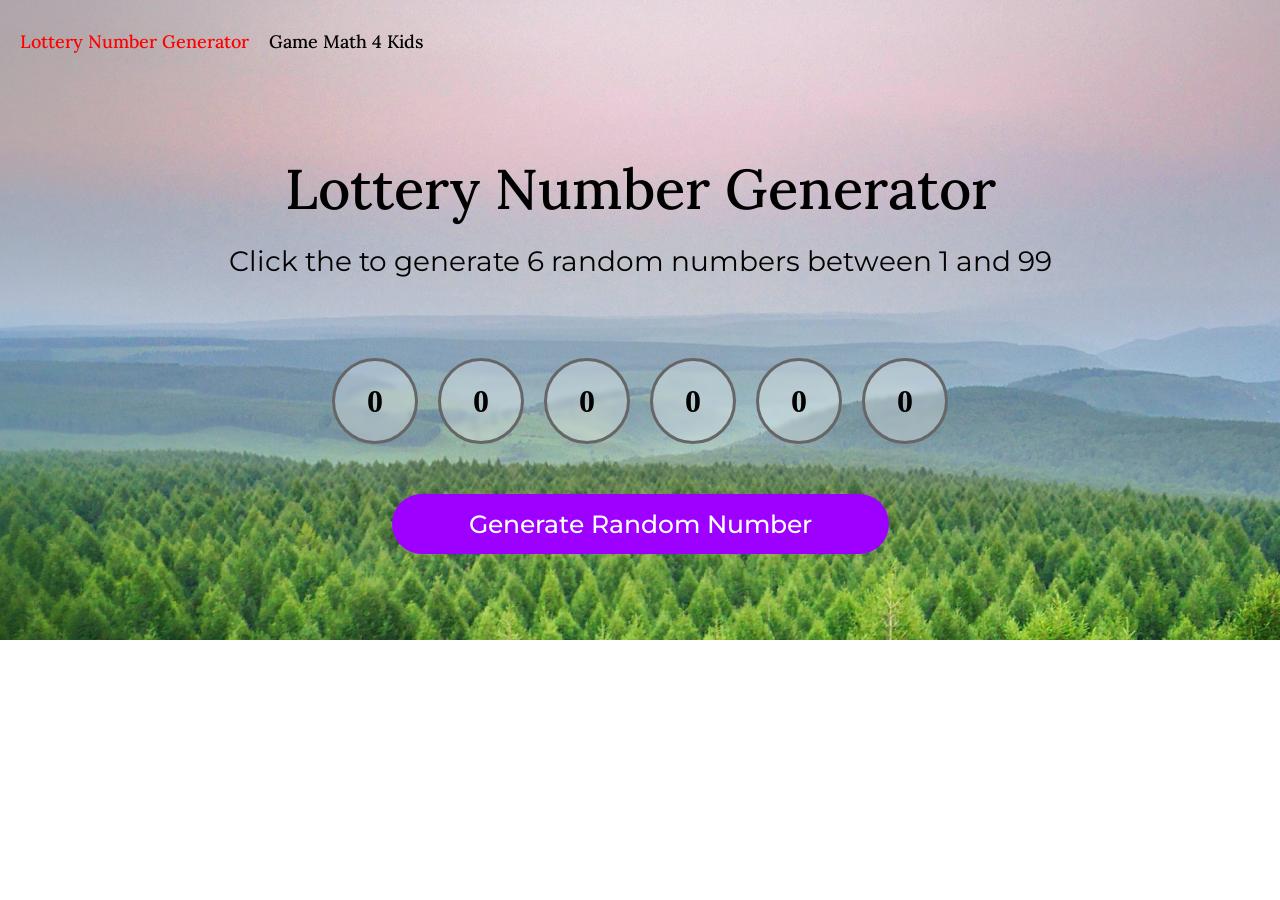
<file: index.html>
<!doctype html>
<html lang="en">
<head>
    <meta charset="UTF-8">
    <meta name="viewport"
          content="width=device-width, user-scalable=no, initial-scale=1.0, maximum-scale=1.0, minimum-scale=1.0">
    <meta http-equiv="X-UA-Compatible" content="ie=edge">
    <title>Document</title>
    <link rel="stylesheet" href="css/index.css">
    <link rel="stylesheet" href="fonts/Montserrat.org-20231122-100839/stylesheet.css">
    <link rel="stylesheet" href="fonts/transfonter.org-20231125-191716/stylesheet.css">
</head>
<body>
    <div class="wrapper-lottery-number-generator">
        <div class="lottery-number-generator">
            <div class="container">
                <div class="lottery-number-generator__contents">
                    <ul>
                        <li>
                            <a class="lottery-number-generator__contents__lotterynumbergenerator" href="">Lottery Number Generator</a>
                        </li>
                        <li>
                            <a class="lottery-number-generator__contents__gamemath4kids" href="">Game Math 4 Kids</a>
                        </li>
                    </ul>
                    <div class="lottery-number-generator__contents__content">
                        <div class="lottery-number-generator__contents__content__name">
                            <h2>Lottery Number Generator</h2>
                            <p>Click the to generate 6 random numbers between 1 and 99</p>
                        </div>
                        <div class="lottery-number-generator__contents__content__generator">
                            <div class="lottery-number-generator__contents__content__generator__content">
                                <div class="lottery-number-generator__contents__content__generator__content__number"></div>
                                <div class="lottery-number-generator__contents__content__generator__content__number"></div>
                                <div class="lottery-number-generator__contents__content__generator__content__number"></div>
                                <div class="lottery-number-generator__contents__content__generator__content__number"></div>
                                <div class="lottery-number-generator__contents__content__generator__content__number"></div>
                                <div class="lottery-number-generator__contents__content__generator__content__number"></div>
                            </div>
                            <button class="lottery-number-generator__contents__content__generator__button">Generate Random Number</button>
                        </div>
                    </div>
                </div>
            </div>
        </div>
    </div>
<!--    это чассть не доделоно(не дз)-->
<!--    <div class="wrapper-game-math-4-kids"> -->
<!--    </div>-->
    <script src="script.js"></script>
</body>
</html>
</file>
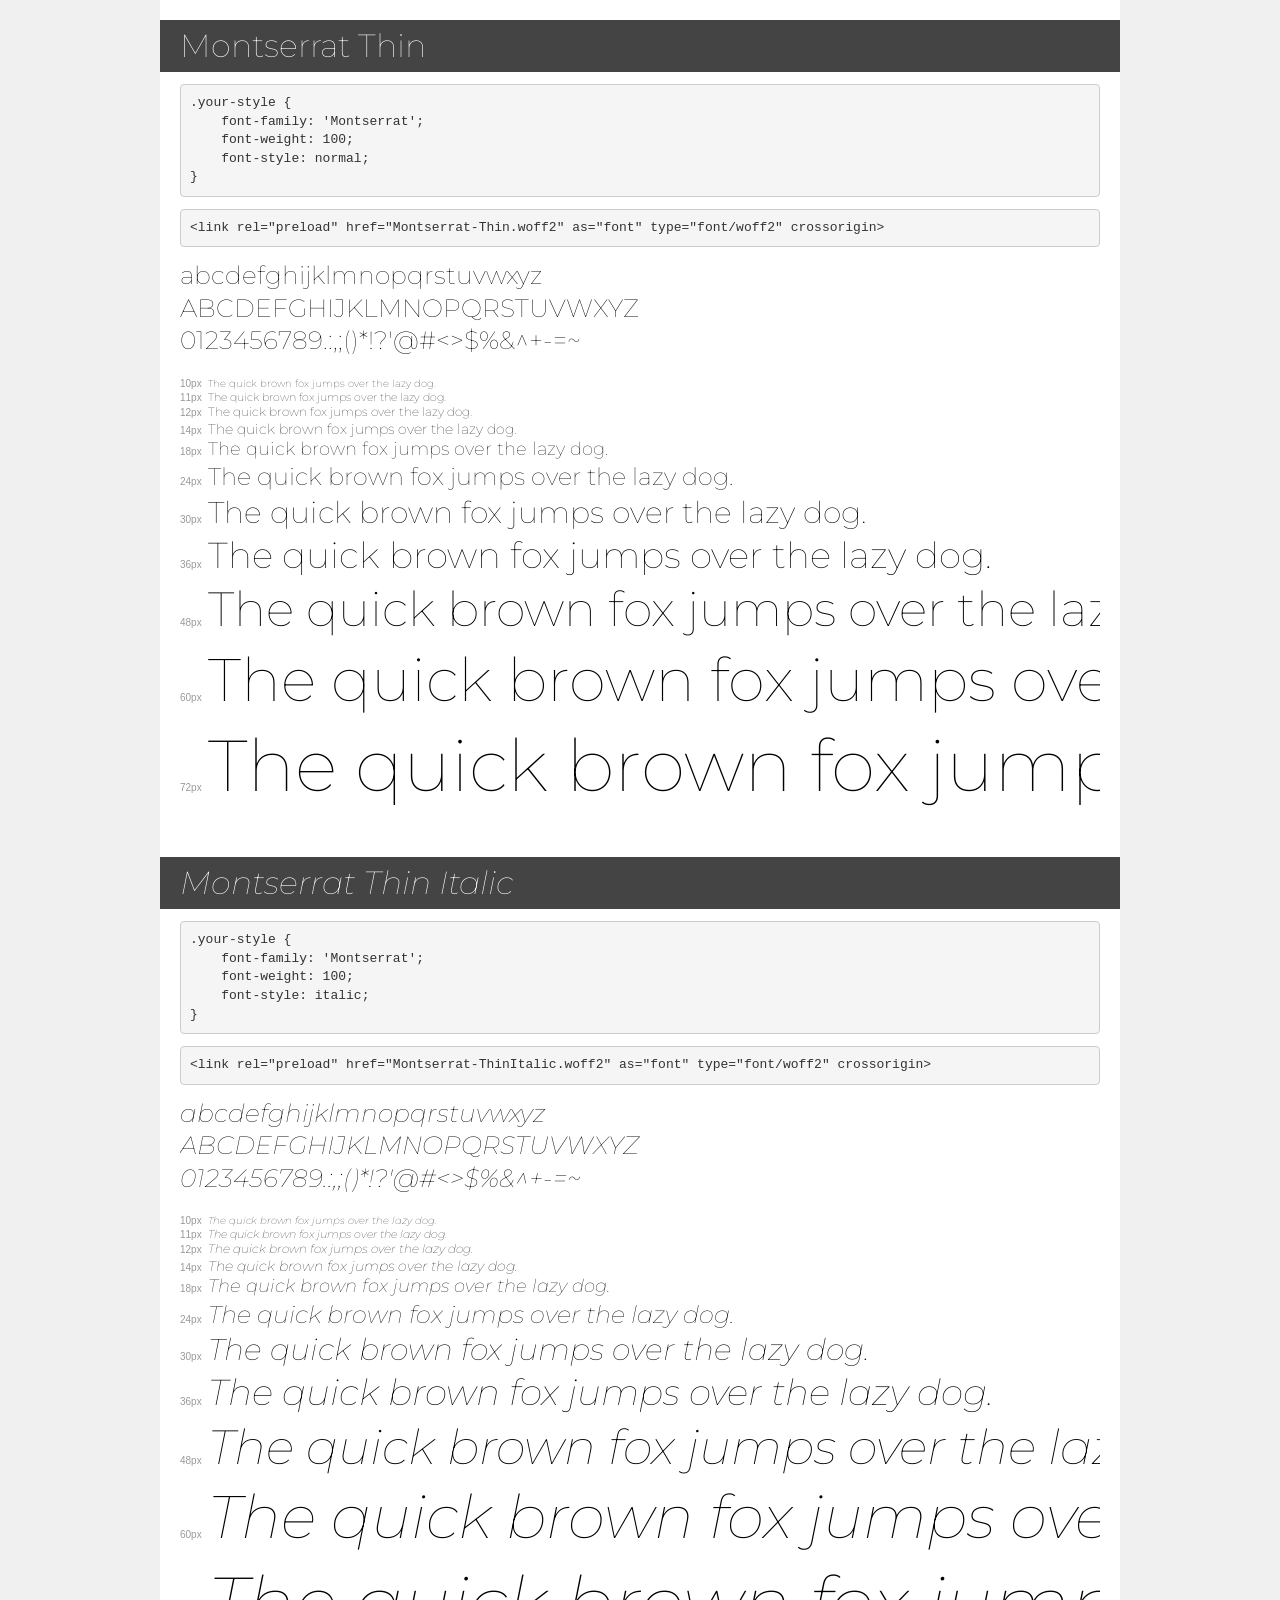
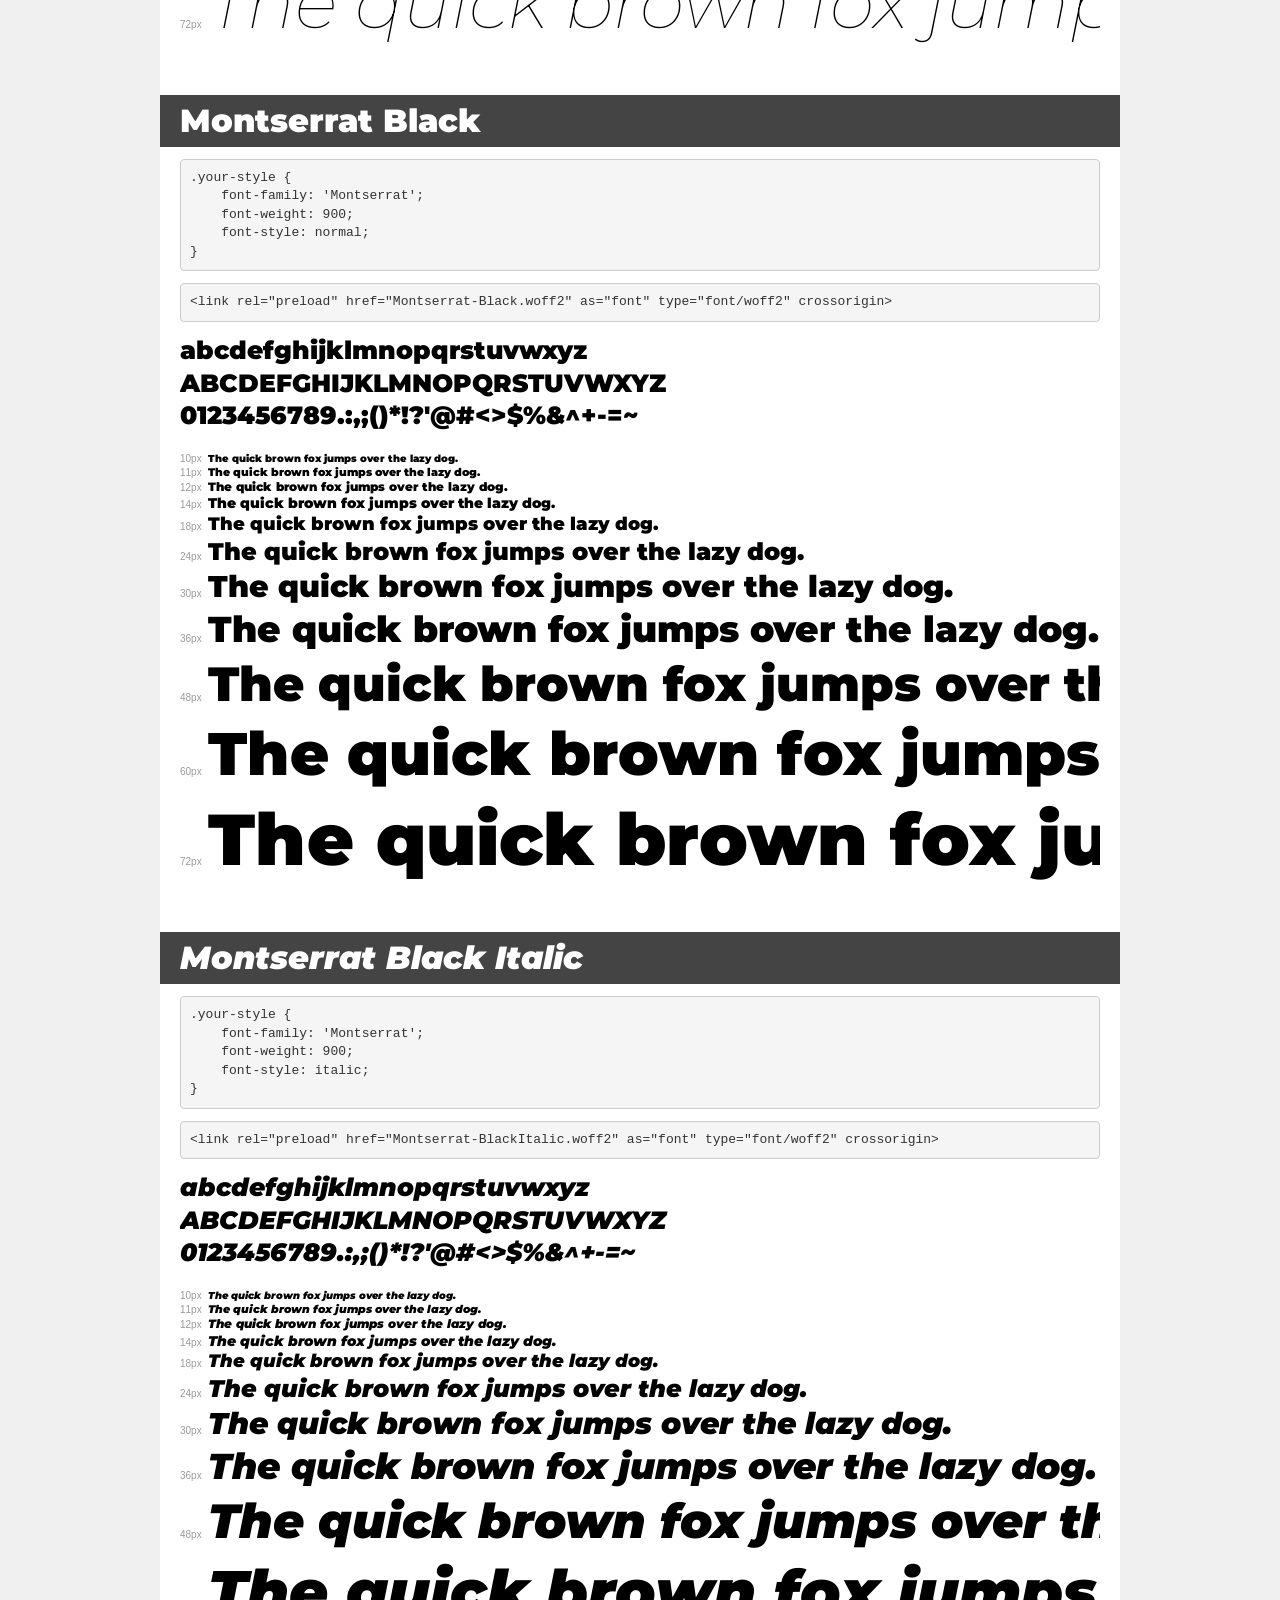
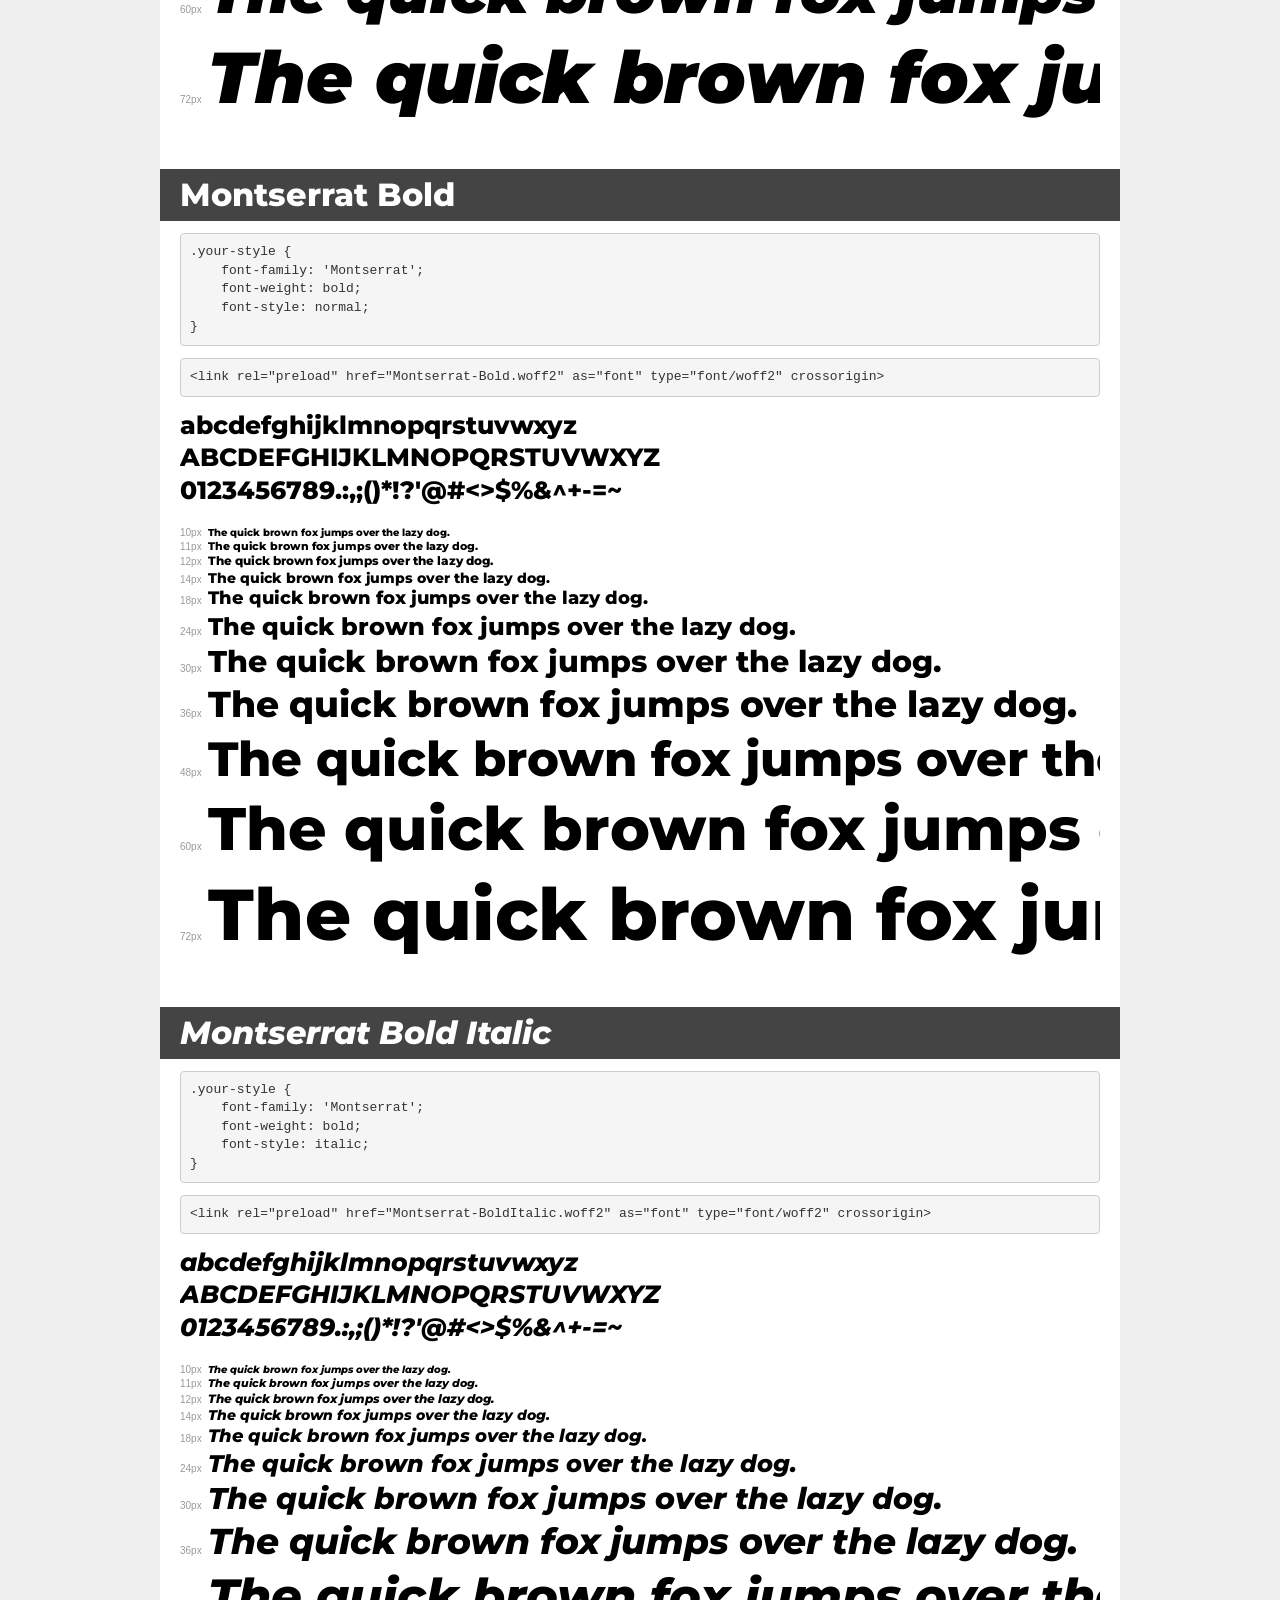
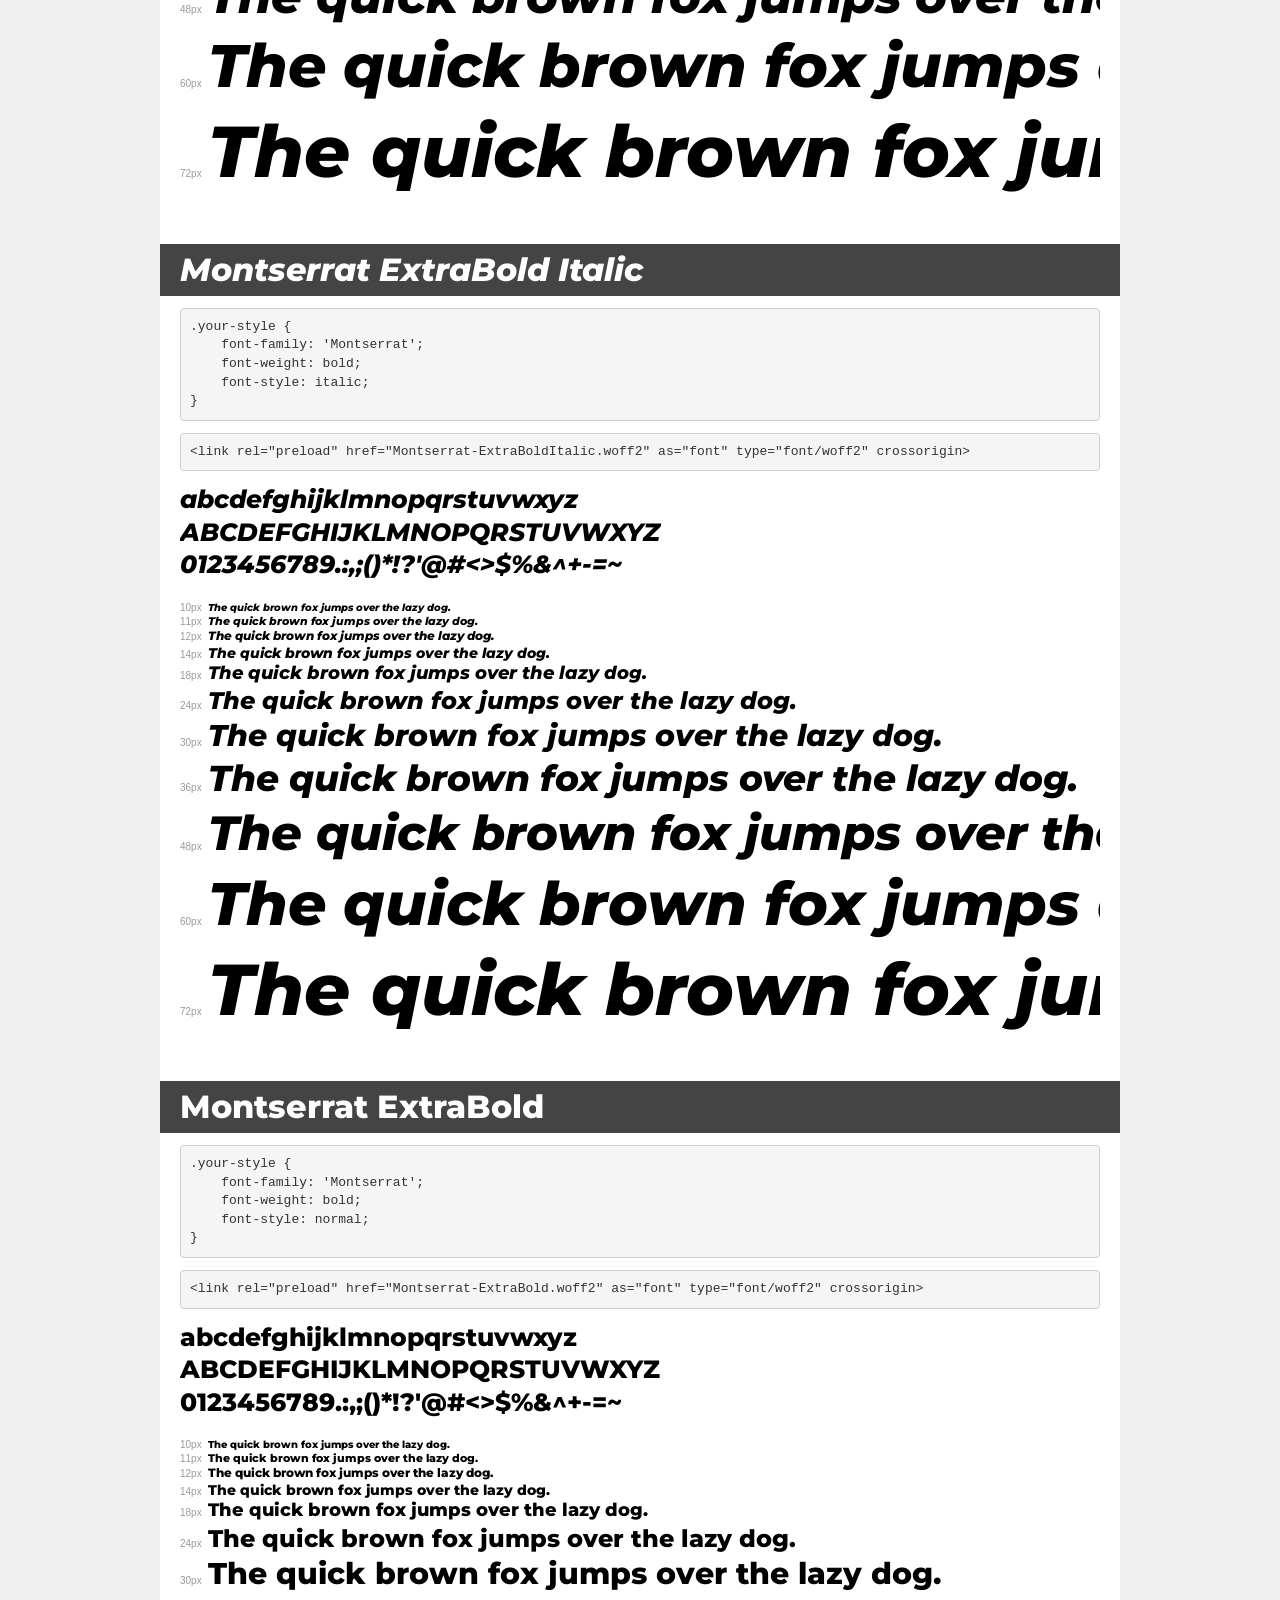
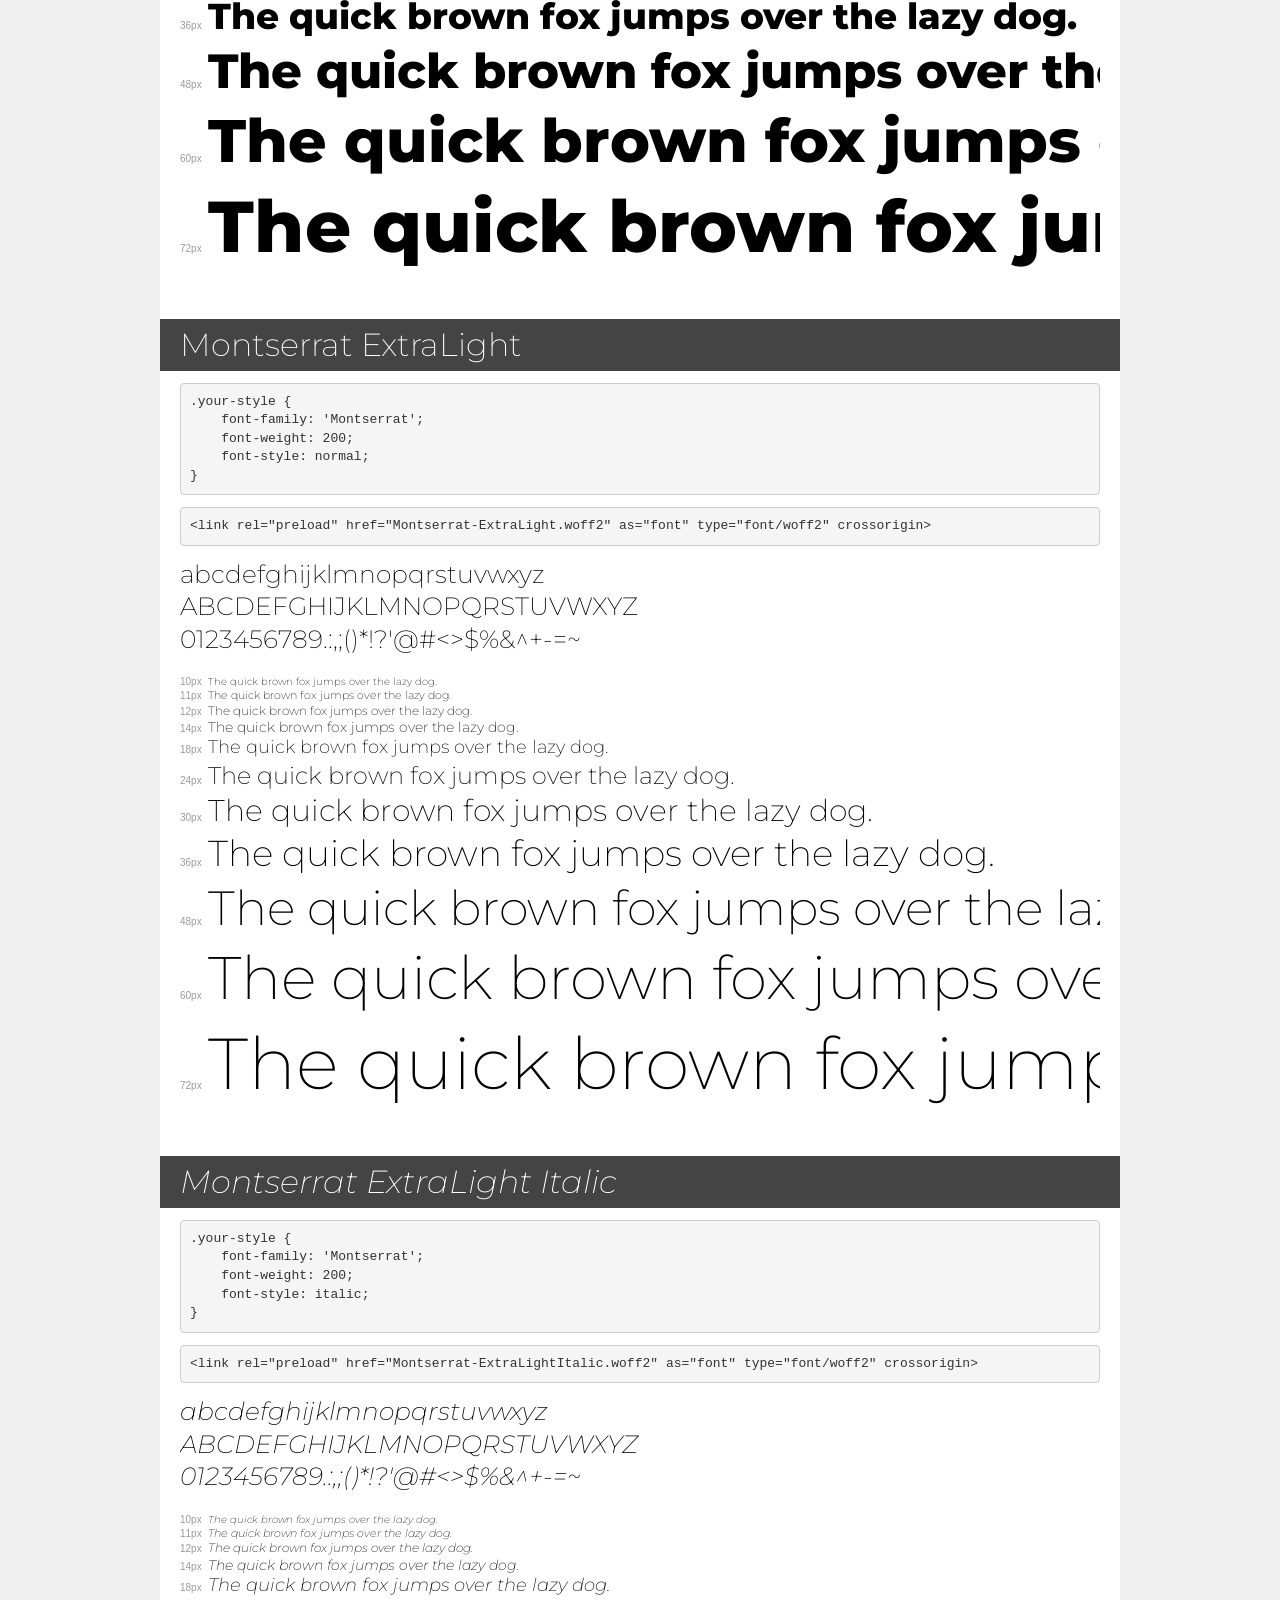
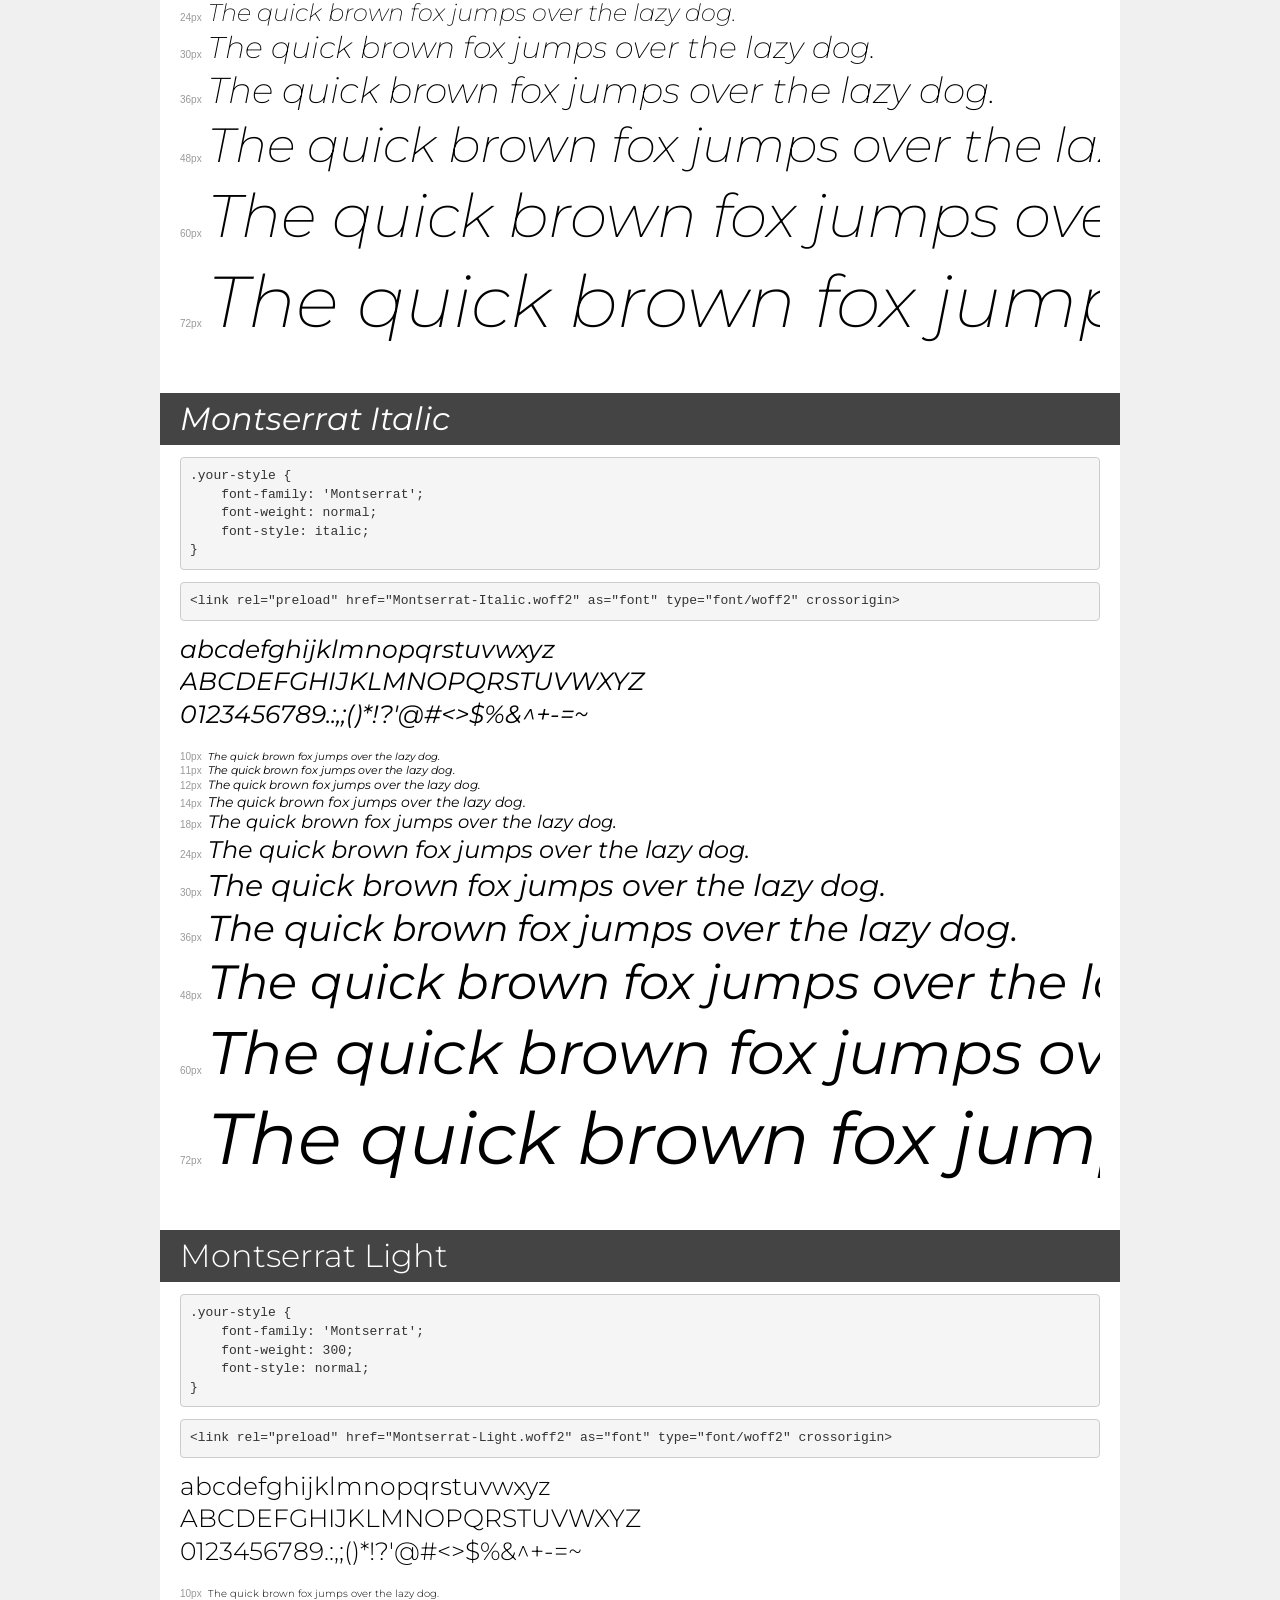
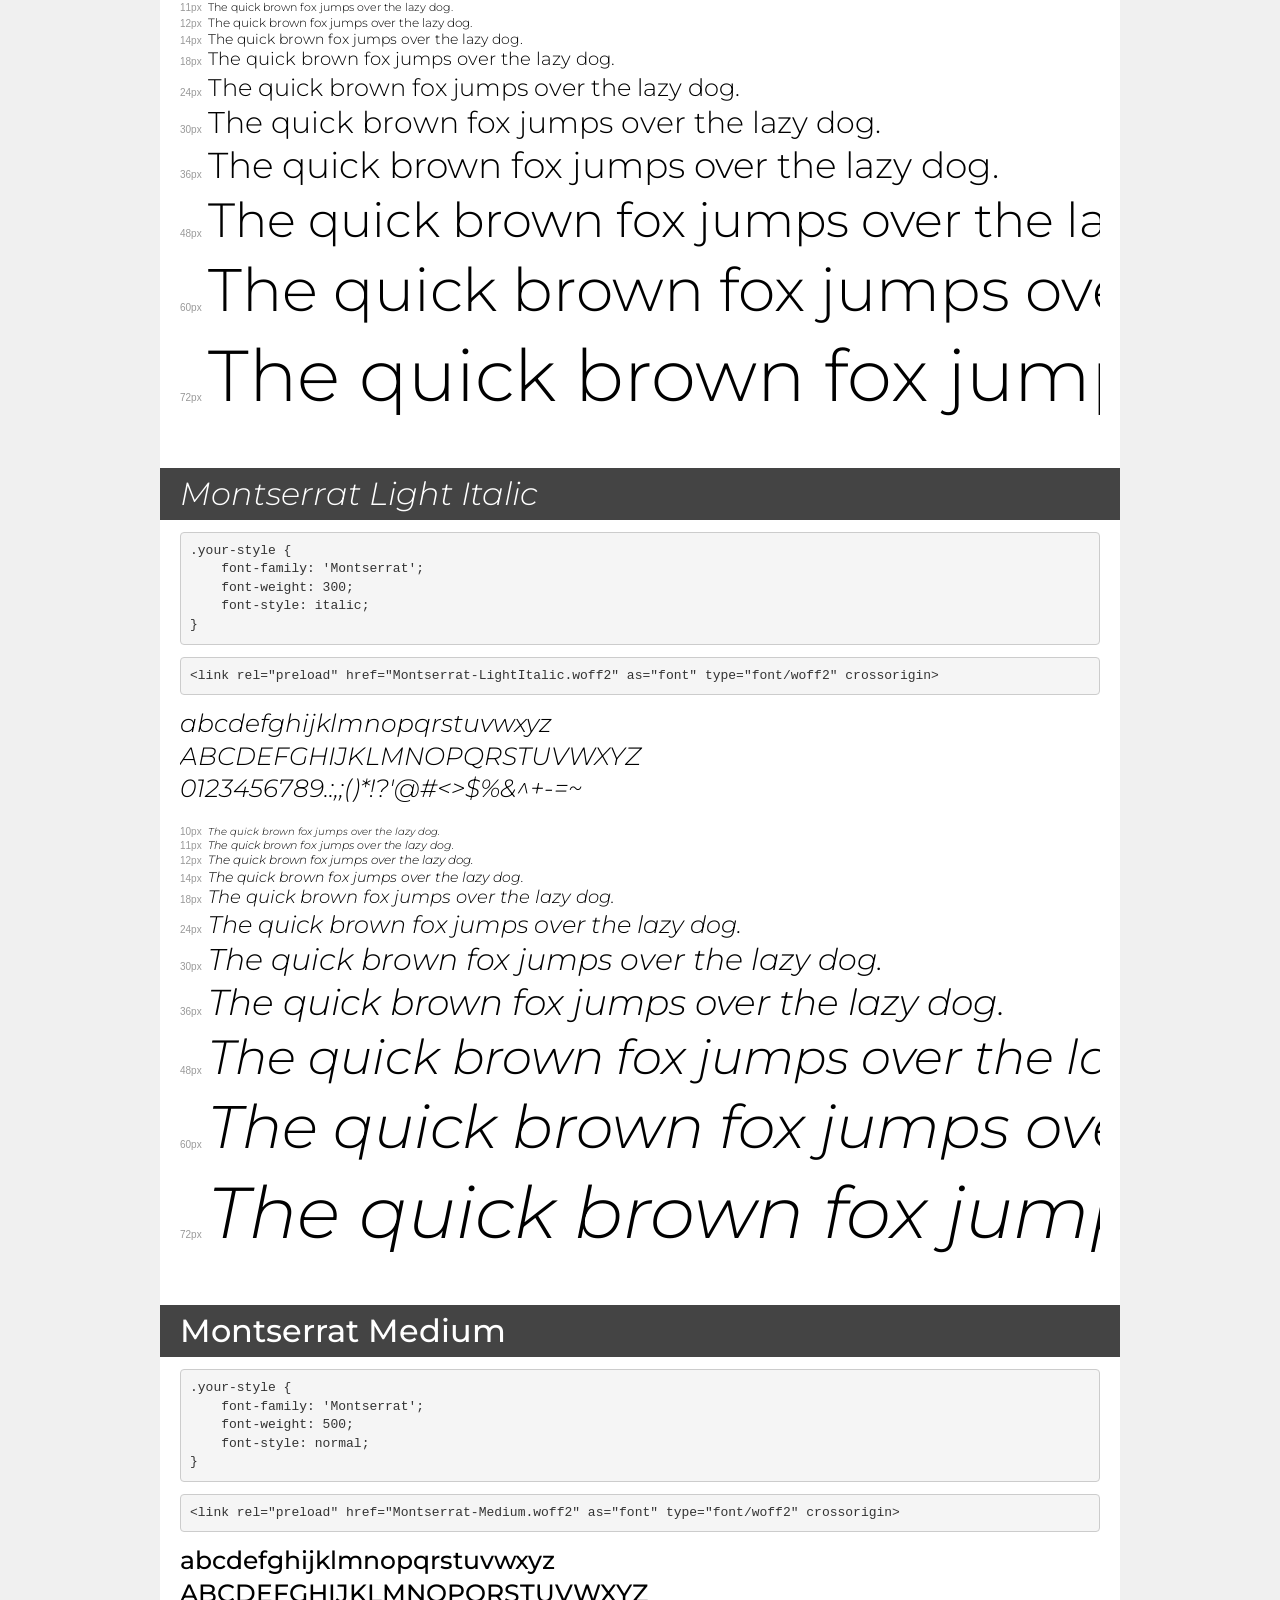
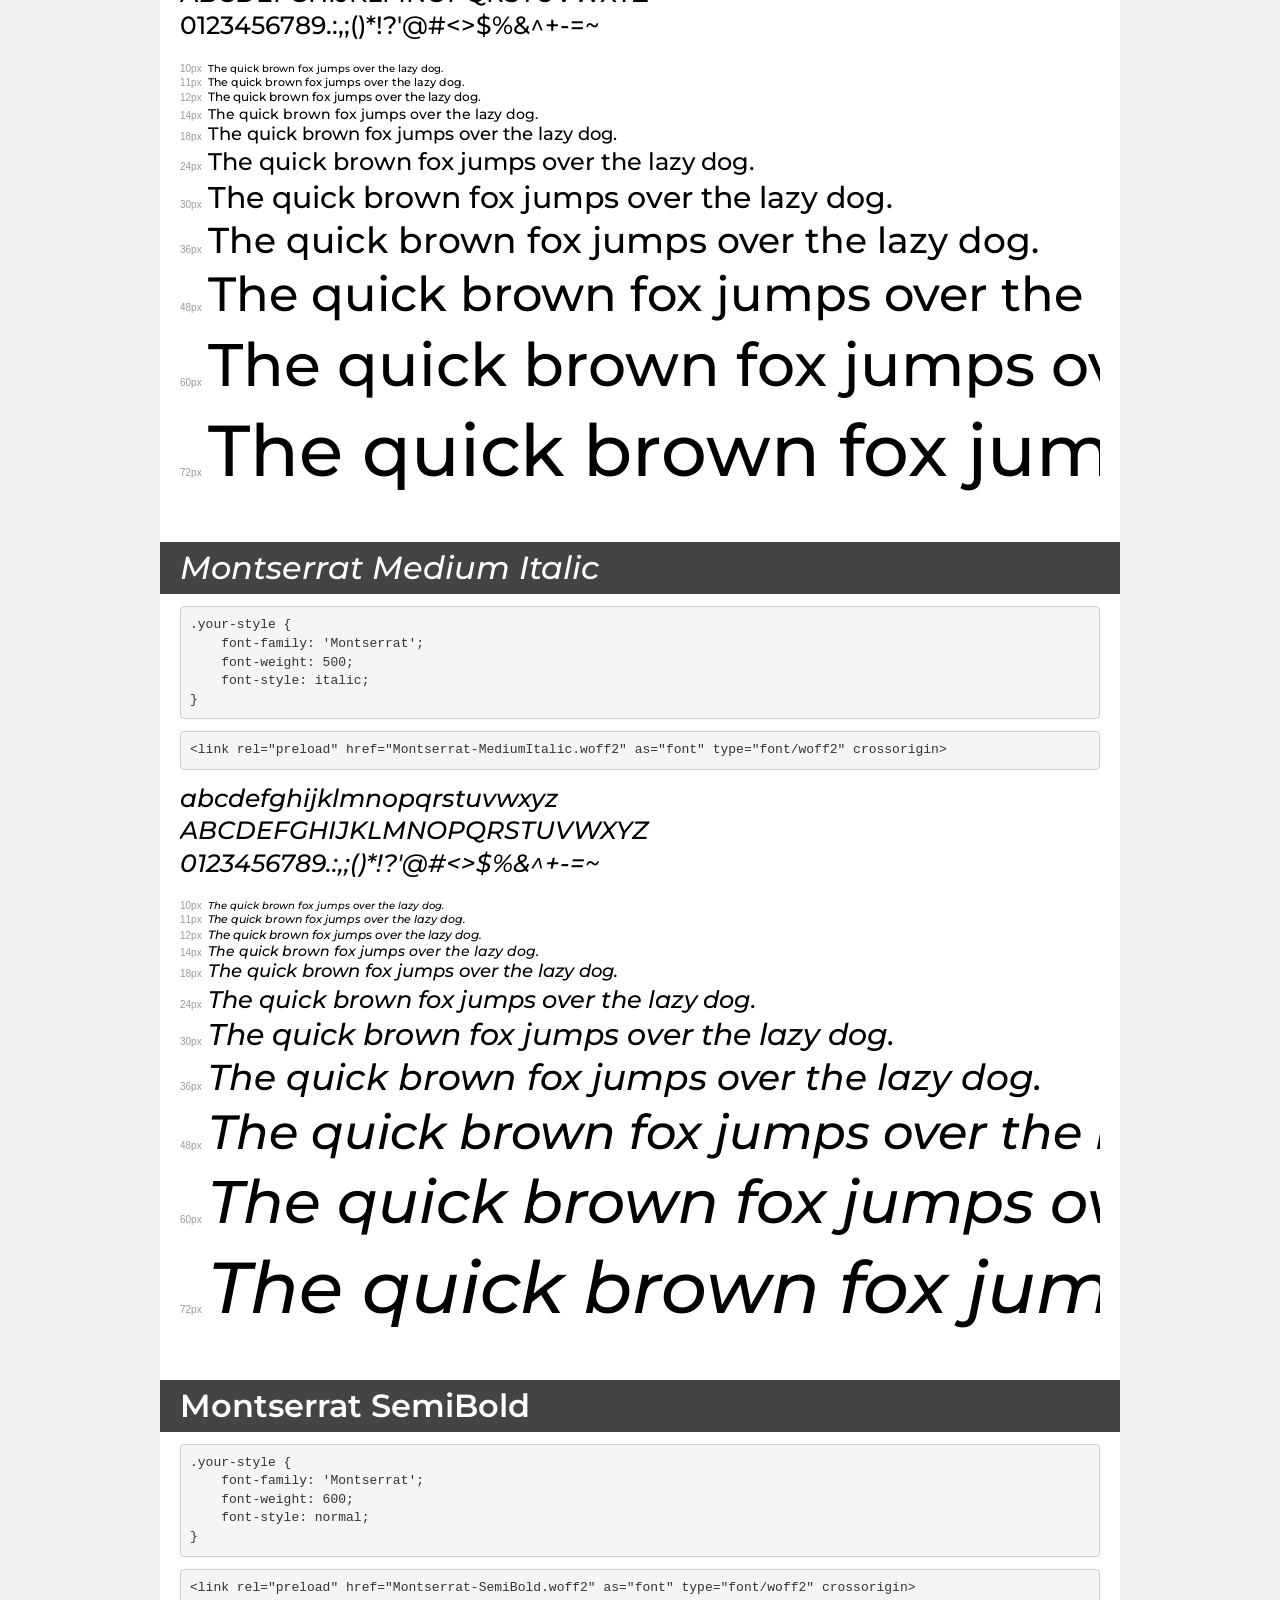
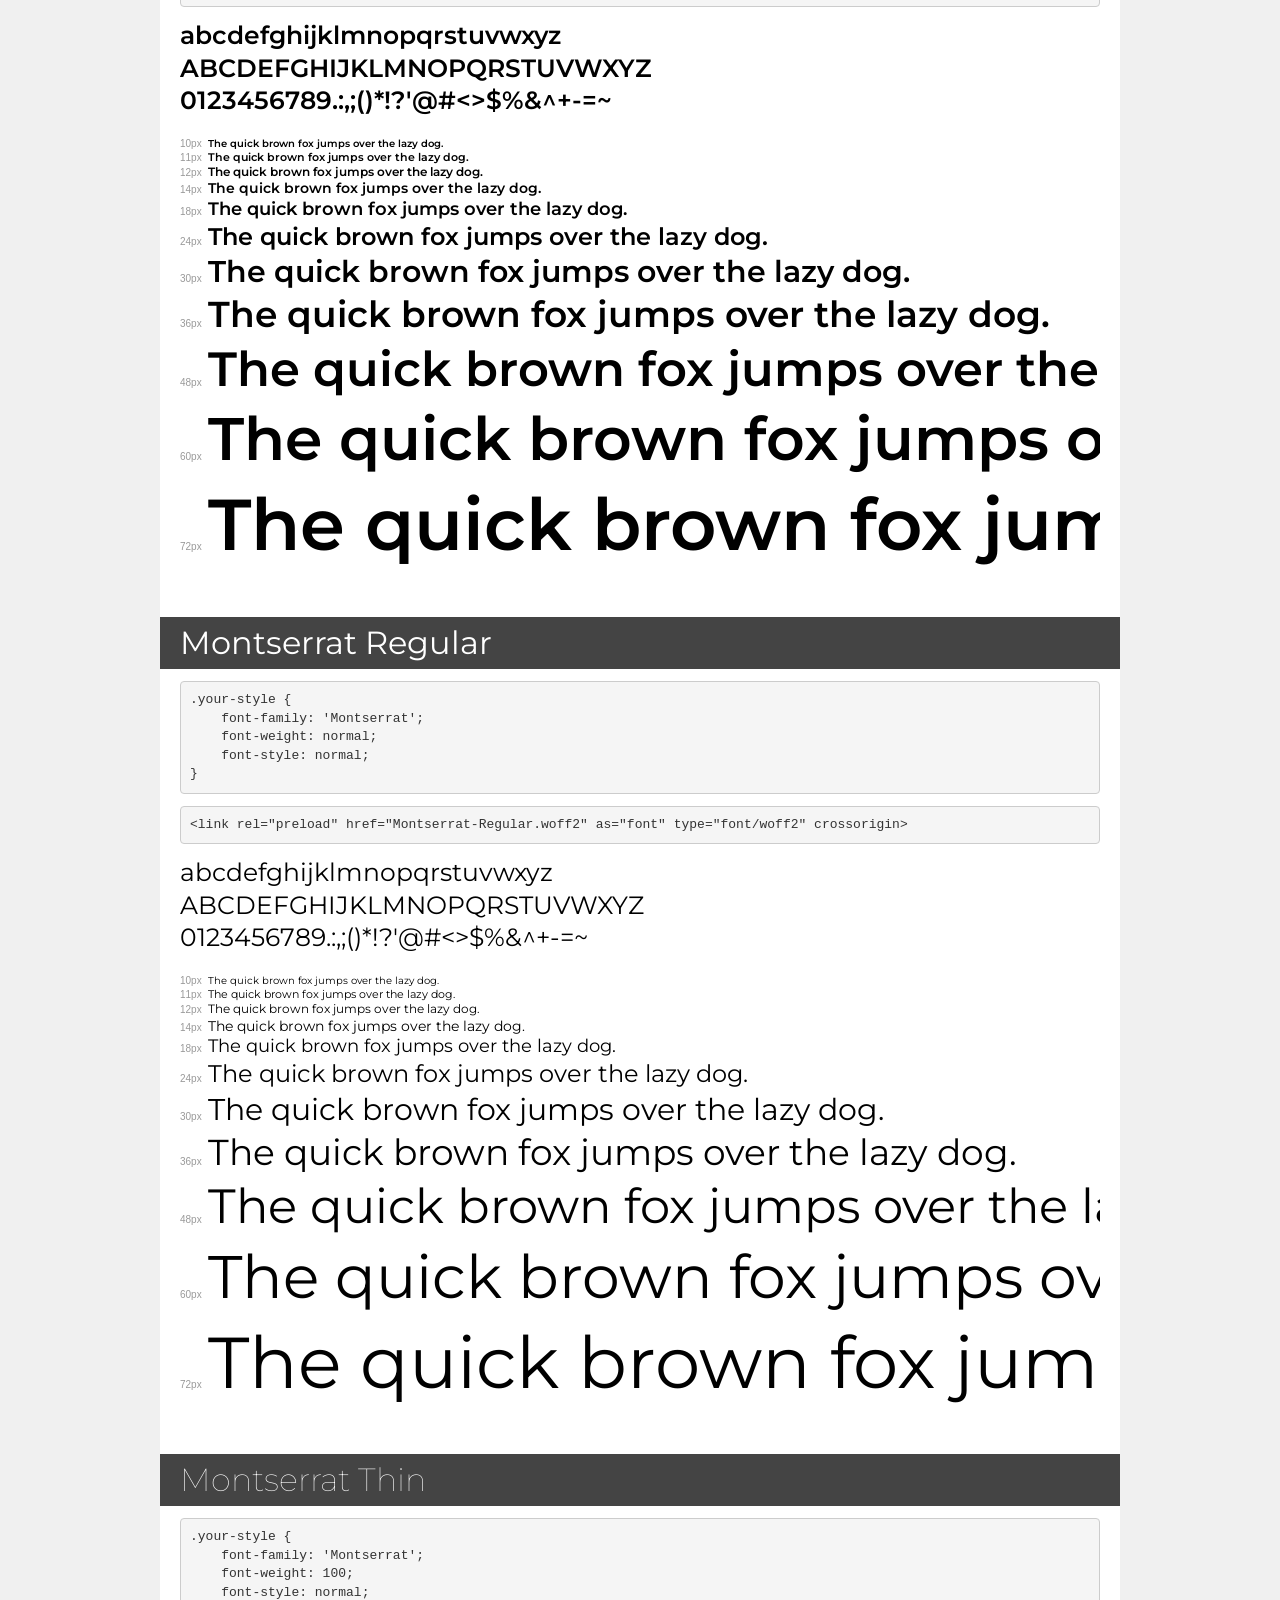
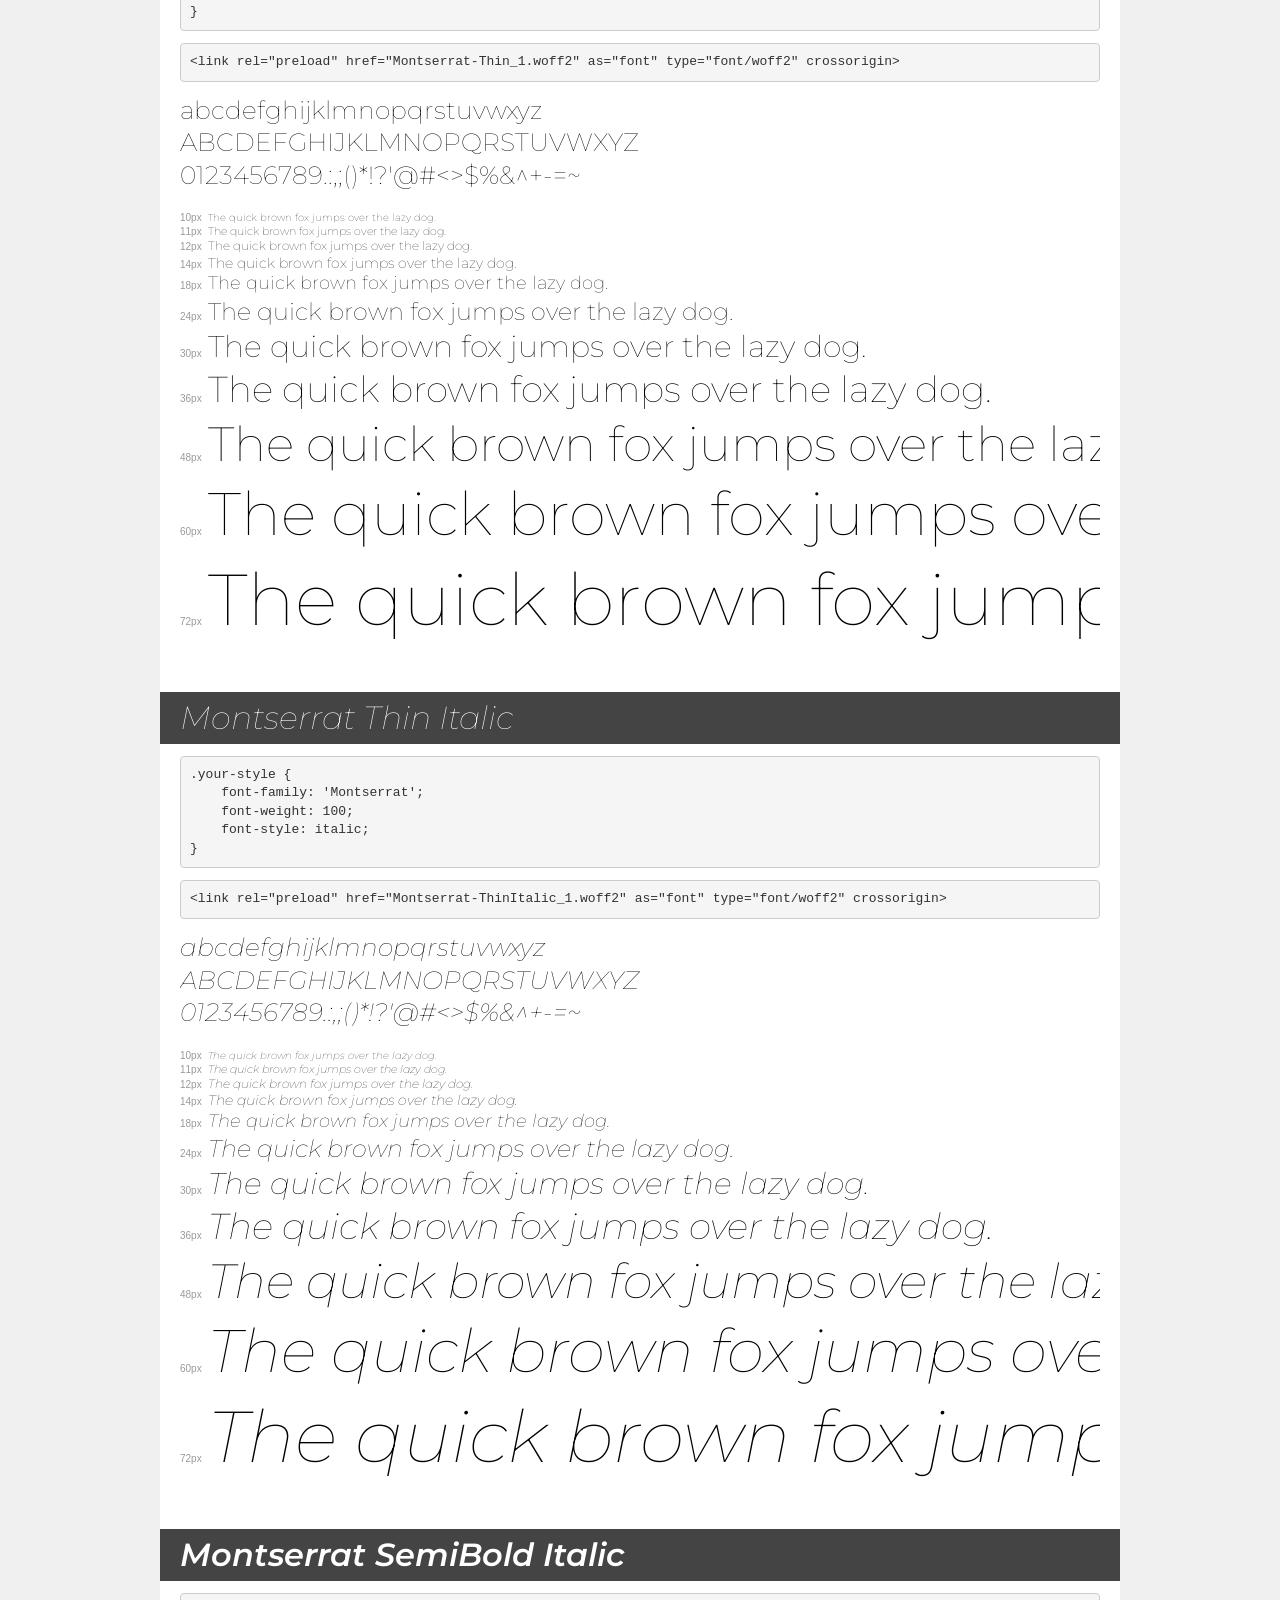
<file: fonts/Montserrat.org-20231122-100839/demo.html>
<!DOCTYPE html>
<html lang="en">
<head>
    <meta charset="utf-8">
    <meta http-equiv="X-UA-Compatible" content="IE=edge">
    <meta name="viewport" content="width=device-width, initial-scale=1">
    <meta name="robots" content="noindex, noarchive">
    <meta name="format-detection" content="telephone=no">
    <title>Transfonter demo</title>
    <link href="stylesheet.css" rel="stylesheet">
    <style>
        /*
        http://meyerweb.com/eric/tools/css/reset/
        v2.0 | 20110126
        License: none (public domain)
        */
        html, body, div, span, applet, object, iframe,
        h1, h2, h3, h4, h5, h6, p, blockquote, pre,
        a, abbr, acronym, address, big, cite, code,
        del, dfn, em, img, ins, kbd, q, s, samp,
        small, strike, strong, sub, sup, tt, var,
        b, u, i, center,
        dl, dt, dd, ol, ul, li,
        fieldset, form, label, legend,
        table, caption, tbody, tfoot, thead, tr, th, td,
        article, aside, canvas, details, embed,
        figure, figcaption, footer, header, hgroup,
        menu, nav, output, ruby, section, summary,
        time, mark, audio, video {
            margin: 0;
            padding: 0;
            border: 0;
            font-size: 100%;
            font: inherit;
            vertical-align: baseline;
        }
        /* HTML5 display-role reset for older browsers */
        article, aside, details, figcaption, figure,
        footer, header, hgroup, menu, nav, section {
            display: block;
        }
        body {
            line-height: 1;
        }
        ol, ul {
            list-style: none;
        }
        blockquote, q {
            quotes: none;
        }
        blockquote:before, blockquote:after,
        q:before, q:after {
            content: '';
            content: none;
        }
        table {
            border-collapse: collapse;
            border-spacing: 0;
        }
        /* demo styles */
        body {
            background: #f0f0f0;
            color: #000;
        }
        .page {
            background: #fff;
            width: 920px;
            margin: 0 auto;
            padding: 20px 20px 0 20px;
            overflow: hidden;
        }
        .font-container {
            overflow-x: auto;
            overflow-y: hidden;
            margin-bottom: 40px;
            line-height: 1.3;
            white-space: nowrap;
            padding-bottom: 5px;
        }
        h1 {
            position: relative;
            background: #444;
            font-size: 32px;
            color: #fff;
            padding: 10px 20px;
            margin: 0 -20px 12px -20px;
        }
        .letters {
            font-size: 25px;
            margin-bottom: 20px;
        }
        .s10:before {
            content: '10px';
        }
        .s11:before {
            content: '11px';
        }
        .s12:before {
            content: '12px';
        }
        .s14:before {
            content: '14px';
        }
        .s18:before {
            content: '18px';
        }
        .s24:before {
            content: '24px';
        }
        .s30:before {
            content: '30px';
        }
        .s36:before {
            content: '36px';
        }
        .s48:before {
            content: '48px';
        }
        .s60:before {
            content: '60px';
        }
        .s72:before {
            content: '72px';
        }
        .s10:before, .s11:before, .s12:before, .s14:before,
        .s18:before, .s24:before, .s30:before, .s36:before,
        .s48:before, .s60:before, .s72:before {
            font-family: Arial, sans-serif;
            font-size: 10px;
            font-weight: normal;
            font-style: normal;
            color: #999;
            padding-right: 6px;
        }
        pre {
            display: block;
            padding: 9px;
            margin: 0 0 12px;
            font-family: Monaco, Menlo, Consolas, "Courier New", monospace;
            font-size: 13px;
            line-height: 1.428571429;
            color: #333;
            font-weight: normal;
            font-style: normal;
            background-color: #f5f5f5;
            border: 1px solid #ccc;
            overflow-x: auto;
            border-radius: 4px;
        }
        /* responsive */
        @media (max-width: 959px) {
            .page {
                width: auto;
                margin: 0;
            }
        }
    </style>
</head>
<body>
<div class="page">
    <div class="demo">
        <h1 style="font-family: 'Montserrat'; font-weight: 100; font-style: normal;">Montserrat Thin</h1>
        <pre title="Usage">.your-style {
    font-family: 'Montserrat';
    font-weight: 100;
    font-style: normal;
}</pre>
        <pre title="Preload (optional)">
&lt;link rel=&quot;preload&quot; href=&quot;Montserrat-Thin.woff2&quot; as=&quot;font&quot; type=&quot;font/woff2&quot; crossorigin&gt;</pre>
        <div class="font-container" style="font-family: 'Montserrat'; font-weight: 100; font-style: normal;">
            <p class="letters">
                abcdefghijklmnopqrstuvwxyz<br>
ABCDEFGHIJKLMNOPQRSTUVWXYZ<br>
                0123456789.:,;()*!?'@#&lt;&gt;$%&^+-=~
            </p>
            <p class="s10" style="font-size: 10px;">The quick brown fox jumps over the lazy dog.</p>
            <p class="s11" style="font-size: 11px;">The quick brown fox jumps over the lazy dog.</p>
            <p class="s12" style="font-size: 12px;">The quick brown fox jumps over the lazy dog.</p>
            <p class="s14" style="font-size: 14px;">The quick brown fox jumps over the lazy dog.</p>
            <p class="s18" style="font-size: 18px;">The quick brown fox jumps over the lazy dog.</p>
            <p class="s24" style="font-size: 24px;">The quick brown fox jumps over the lazy dog.</p>
            <p class="s30" style="font-size: 30px;">The quick brown fox jumps over the lazy dog.</p>
            <p class="s36" style="font-size: 36px;">The quick brown fox jumps over the lazy dog.</p>
            <p class="s48" style="font-size: 48px;">The quick brown fox jumps over the lazy dog.</p>
            <p class="s60" style="font-size: 60px;">The quick brown fox jumps over the lazy dog.</p>
            <p class="s72" style="font-size: 72px;">The quick brown fox jumps over the lazy dog.</p>
        </div>
    </div>

    <div class="demo">
        <h1 style="font-family: 'Montserrat'; font-weight: 100; font-style: italic;">Montserrat Thin Italic</h1>
        <pre title="Usage">.your-style {
    font-family: 'Montserrat';
    font-weight: 100;
    font-style: italic;
}</pre>
        <pre title="Preload (optional)">
&lt;link rel=&quot;preload&quot; href=&quot;Montserrat-ThinItalic.woff2&quot; as=&quot;font&quot; type=&quot;font/woff2&quot; crossorigin&gt;</pre>
        <div class="font-container" style="font-family: 'Montserrat'; font-weight: 100; font-style: italic;">
            <p class="letters">
                abcdefghijklmnopqrstuvwxyz<br>
ABCDEFGHIJKLMNOPQRSTUVWXYZ<br>
                0123456789.:,;()*!?'@#&lt;&gt;$%&^+-=~
            </p>
            <p class="s10" style="font-size: 10px;">The quick brown fox jumps over the lazy dog.</p>
            <p class="s11" style="font-size: 11px;">The quick brown fox jumps over the lazy dog.</p>
            <p class="s12" style="font-size: 12px;">The quick brown fox jumps over the lazy dog.</p>
            <p class="s14" style="font-size: 14px;">The quick brown fox jumps over the lazy dog.</p>
            <p class="s18" style="font-size: 18px;">The quick brown fox jumps over the lazy dog.</p>
            <p class="s24" style="font-size: 24px;">The quick brown fox jumps over the lazy dog.</p>
            <p class="s30" style="font-size: 30px;">The quick brown fox jumps over the lazy dog.</p>
            <p class="s36" style="font-size: 36px;">The quick brown fox jumps over the lazy dog.</p>
            <p class="s48" style="font-size: 48px;">The quick brown fox jumps over the lazy dog.</p>
            <p class="s60" style="font-size: 60px;">The quick brown fox jumps over the lazy dog.</p>
            <p class="s72" style="font-size: 72px;">The quick brown fox jumps over the lazy dog.</p>
        </div>
    </div>

    <div class="demo">
        <h1 style="font-family: 'Montserrat'; font-weight: 900; font-style: normal;">Montserrat Black</h1>
        <pre title="Usage">.your-style {
    font-family: 'Montserrat';
    font-weight: 900;
    font-style: normal;
}</pre>
        <pre title="Preload (optional)">
&lt;link rel=&quot;preload&quot; href=&quot;Montserrat-Black.woff2&quot; as=&quot;font&quot; type=&quot;font/woff2&quot; crossorigin&gt;</pre>
        <div class="font-container" style="font-family: 'Montserrat'; font-weight: 900; font-style: normal;">
            <p class="letters">
                abcdefghijklmnopqrstuvwxyz<br>
ABCDEFGHIJKLMNOPQRSTUVWXYZ<br>
                0123456789.:,;()*!?'@#&lt;&gt;$%&^+-=~
            </p>
            <p class="s10" style="font-size: 10px;">The quick brown fox jumps over the lazy dog.</p>
            <p class="s11" style="font-size: 11px;">The quick brown fox jumps over the lazy dog.</p>
            <p class="s12" style="font-size: 12px;">The quick brown fox jumps over the lazy dog.</p>
            <p class="s14" style="font-size: 14px;">The quick brown fox jumps over the lazy dog.</p>
            <p class="s18" style="font-size: 18px;">The quick brown fox jumps over the lazy dog.</p>
            <p class="s24" style="font-size: 24px;">The quick brown fox jumps over the lazy dog.</p>
            <p class="s30" style="font-size: 30px;">The quick brown fox jumps over the lazy dog.</p>
            <p class="s36" style="font-size: 36px;">The quick brown fox jumps over the lazy dog.</p>
            <p class="s48" style="font-size: 48px;">The quick brown fox jumps over the lazy dog.</p>
            <p class="s60" style="font-size: 60px;">The quick brown fox jumps over the lazy dog.</p>
            <p class="s72" style="font-size: 72px;">The quick brown fox jumps over the lazy dog.</p>
        </div>
    </div>

    <div class="demo">
        <h1 style="font-family: 'Montserrat'; font-weight: 900; font-style: italic;">Montserrat Black Italic</h1>
        <pre title="Usage">.your-style {
    font-family: 'Montserrat';
    font-weight: 900;
    font-style: italic;
}</pre>
        <pre title="Preload (optional)">
&lt;link rel=&quot;preload&quot; href=&quot;Montserrat-BlackItalic.woff2&quot; as=&quot;font&quot; type=&quot;font/woff2&quot; crossorigin&gt;</pre>
        <div class="font-container" style="font-family: 'Montserrat'; font-weight: 900; font-style: italic;">
            <p class="letters">
                abcdefghijklmnopqrstuvwxyz<br>
ABCDEFGHIJKLMNOPQRSTUVWXYZ<br>
                0123456789.:,;()*!?'@#&lt;&gt;$%&^+-=~
            </p>
            <p class="s10" style="font-size: 10px;">The quick brown fox jumps over the lazy dog.</p>
            <p class="s11" style="font-size: 11px;">The quick brown fox jumps over the lazy dog.</p>
            <p class="s12" style="font-size: 12px;">The quick brown fox jumps over the lazy dog.</p>
            <p class="s14" style="font-size: 14px;">The quick brown fox jumps over the lazy dog.</p>
            <p class="s18" style="font-size: 18px;">The quick brown fox jumps over the lazy dog.</p>
            <p class="s24" style="font-size: 24px;">The quick brown fox jumps over the lazy dog.</p>
            <p class="s30" style="font-size: 30px;">The quick brown fox jumps over the lazy dog.</p>
            <p class="s36" style="font-size: 36px;">The quick brown fox jumps over the lazy dog.</p>
            <p class="s48" style="font-size: 48px;">The quick brown fox jumps over the lazy dog.</p>
            <p class="s60" style="font-size: 60px;">The quick brown fox jumps over the lazy dog.</p>
            <p class="s72" style="font-size: 72px;">The quick brown fox jumps over the lazy dog.</p>
        </div>
    </div>

    <div class="demo">
        <h1 style="font-family: 'Montserrat'; font-weight: bold; font-style: normal;">Montserrat Bold</h1>
        <pre title="Usage">.your-style {
    font-family: 'Montserrat';
    font-weight: bold;
    font-style: normal;
}</pre>
        <pre title="Preload (optional)">
&lt;link rel=&quot;preload&quot; href=&quot;Montserrat-Bold.woff2&quot; as=&quot;font&quot; type=&quot;font/woff2&quot; crossorigin&gt;</pre>
        <div class="font-container" style="font-family: 'Montserrat'; font-weight: bold; font-style: normal;">
            <p class="letters">
                abcdefghijklmnopqrstuvwxyz<br>
ABCDEFGHIJKLMNOPQRSTUVWXYZ<br>
                0123456789.:,;()*!?'@#&lt;&gt;$%&^+-=~
            </p>
            <p class="s10" style="font-size: 10px;">The quick brown fox jumps over the lazy dog.</p>
            <p class="s11" style="font-size: 11px;">The quick brown fox jumps over the lazy dog.</p>
            <p class="s12" style="font-size: 12px;">The quick brown fox jumps over the lazy dog.</p>
            <p class="s14" style="font-size: 14px;">The quick brown fox jumps over the lazy dog.</p>
            <p class="s18" style="font-size: 18px;">The quick brown fox jumps over the lazy dog.</p>
            <p class="s24" style="font-size: 24px;">The quick brown fox jumps over the lazy dog.</p>
            <p class="s30" style="font-size: 30px;">The quick brown fox jumps over the lazy dog.</p>
            <p class="s36" style="font-size: 36px;">The quick brown fox jumps over the lazy dog.</p>
            <p class="s48" style="font-size: 48px;">The quick brown fox jumps over the lazy dog.</p>
            <p class="s60" style="font-size: 60px;">The quick brown fox jumps over the lazy dog.</p>
            <p class="s72" style="font-size: 72px;">The quick brown fox jumps over the lazy dog.</p>
        </div>
    </div>

    <div class="demo">
        <h1 style="font-family: 'Montserrat'; font-weight: bold; font-style: italic;">Montserrat Bold Italic</h1>
        <pre title="Usage">.your-style {
    font-family: 'Montserrat';
    font-weight: bold;
    font-style: italic;
}</pre>
        <pre title="Preload (optional)">
&lt;link rel=&quot;preload&quot; href=&quot;Montserrat-BoldItalic.woff2&quot; as=&quot;font&quot; type=&quot;font/woff2&quot; crossorigin&gt;</pre>
        <div class="font-container" style="font-family: 'Montserrat'; font-weight: bold; font-style: italic;">
            <p class="letters">
                abcdefghijklmnopqrstuvwxyz<br>
ABCDEFGHIJKLMNOPQRSTUVWXYZ<br>
                0123456789.:,;()*!?'@#&lt;&gt;$%&^+-=~
            </p>
            <p class="s10" style="font-size: 10px;">The quick brown fox jumps over the lazy dog.</p>
            <p class="s11" style="font-size: 11px;">The quick brown fox jumps over the lazy dog.</p>
            <p class="s12" style="font-size: 12px;">The quick brown fox jumps over the lazy dog.</p>
            <p class="s14" style="font-size: 14px;">The quick brown fox jumps over the lazy dog.</p>
            <p class="s18" style="font-size: 18px;">The quick brown fox jumps over the lazy dog.</p>
            <p class="s24" style="font-size: 24px;">The quick brown fox jumps over the lazy dog.</p>
            <p class="s30" style="font-size: 30px;">The quick brown fox jumps over the lazy dog.</p>
            <p class="s36" style="font-size: 36px;">The quick brown fox jumps over the lazy dog.</p>
            <p class="s48" style="font-size: 48px;">The quick brown fox jumps over the lazy dog.</p>
            <p class="s60" style="font-size: 60px;">The quick brown fox jumps over the lazy dog.</p>
            <p class="s72" style="font-size: 72px;">The quick brown fox jumps over the lazy dog.</p>
        </div>
    </div>

    <div class="demo">
        <h1 style="font-family: 'Montserrat'; font-weight: bold; font-style: italic;">Montserrat ExtraBold Italic</h1>
        <pre title="Usage">.your-style {
    font-family: 'Montserrat';
    font-weight: bold;
    font-style: italic;
}</pre>
        <pre title="Preload (optional)">
&lt;link rel=&quot;preload&quot; href=&quot;Montserrat-ExtraBoldItalic.woff2&quot; as=&quot;font&quot; type=&quot;font/woff2&quot; crossorigin&gt;</pre>
        <div class="font-container" style="font-family: 'Montserrat'; font-weight: bold; font-style: italic;">
            <p class="letters">
                abcdefghijklmnopqrstuvwxyz<br>
ABCDEFGHIJKLMNOPQRSTUVWXYZ<br>
                0123456789.:,;()*!?'@#&lt;&gt;$%&^+-=~
            </p>
            <p class="s10" style="font-size: 10px;">The quick brown fox jumps over the lazy dog.</p>
            <p class="s11" style="font-size: 11px;">The quick brown fox jumps over the lazy dog.</p>
            <p class="s12" style="font-size: 12px;">The quick brown fox jumps over the lazy dog.</p>
            <p class="s14" style="font-size: 14px;">The quick brown fox jumps over the lazy dog.</p>
            <p class="s18" style="font-size: 18px;">The quick brown fox jumps over the lazy dog.</p>
            <p class="s24" style="font-size: 24px;">The quick brown fox jumps over the lazy dog.</p>
            <p class="s30" style="font-size: 30px;">The quick brown fox jumps over the lazy dog.</p>
            <p class="s36" style="font-size: 36px;">The quick brown fox jumps over the lazy dog.</p>
            <p class="s48" style="font-size: 48px;">The quick brown fox jumps over the lazy dog.</p>
            <p class="s60" style="font-size: 60px;">The quick brown fox jumps over the lazy dog.</p>
            <p class="s72" style="font-size: 72px;">The quick brown fox jumps over the lazy dog.</p>
        </div>
    </div>

    <div class="demo">
        <h1 style="font-family: 'Montserrat'; font-weight: bold; font-style: normal;">Montserrat ExtraBold</h1>
        <pre title="Usage">.your-style {
    font-family: 'Montserrat';
    font-weight: bold;
    font-style: normal;
}</pre>
        <pre title="Preload (optional)">
&lt;link rel=&quot;preload&quot; href=&quot;Montserrat-ExtraBold.woff2&quot; as=&quot;font&quot; type=&quot;font/woff2&quot; crossorigin&gt;</pre>
        <div class="font-container" style="font-family: 'Montserrat'; font-weight: bold; font-style: normal;">
            <p class="letters">
                abcdefghijklmnopqrstuvwxyz<br>
ABCDEFGHIJKLMNOPQRSTUVWXYZ<br>
                0123456789.:,;()*!?'@#&lt;&gt;$%&^+-=~
            </p>
            <p class="s10" style="font-size: 10px;">The quick brown fox jumps over the lazy dog.</p>
            <p class="s11" style="font-size: 11px;">The quick brown fox jumps over the lazy dog.</p>
            <p class="s12" style="font-size: 12px;">The quick brown fox jumps over the lazy dog.</p>
            <p class="s14" style="font-size: 14px;">The quick brown fox jumps over the lazy dog.</p>
            <p class="s18" style="font-size: 18px;">The quick brown fox jumps over the lazy dog.</p>
            <p class="s24" style="font-size: 24px;">The quick brown fox jumps over the lazy dog.</p>
            <p class="s30" style="font-size: 30px;">The quick brown fox jumps over the lazy dog.</p>
            <p class="s36" style="font-size: 36px;">The quick brown fox jumps over the lazy dog.</p>
            <p class="s48" style="font-size: 48px;">The quick brown fox jumps over the lazy dog.</p>
            <p class="s60" style="font-size: 60px;">The quick brown fox jumps over the lazy dog.</p>
            <p class="s72" style="font-size: 72px;">The quick brown fox jumps over the lazy dog.</p>
        </div>
    </div>

    <div class="demo">
        <h1 style="font-family: 'Montserrat'; font-weight: 200; font-style: normal;">Montserrat ExtraLight</h1>
        <pre title="Usage">.your-style {
    font-family: 'Montserrat';
    font-weight: 200;
    font-style: normal;
}</pre>
        <pre title="Preload (optional)">
&lt;link rel=&quot;preload&quot; href=&quot;Montserrat-ExtraLight.woff2&quot; as=&quot;font&quot; type=&quot;font/woff2&quot; crossorigin&gt;</pre>
        <div class="font-container" style="font-family: 'Montserrat'; font-weight: 200; font-style: normal;">
            <p class="letters">
                abcdefghijklmnopqrstuvwxyz<br>
ABCDEFGHIJKLMNOPQRSTUVWXYZ<br>
                0123456789.:,;()*!?'@#&lt;&gt;$%&^+-=~
            </p>
            <p class="s10" style="font-size: 10px;">The quick brown fox jumps over the lazy dog.</p>
            <p class="s11" style="font-size: 11px;">The quick brown fox jumps over the lazy dog.</p>
            <p class="s12" style="font-size: 12px;">The quick brown fox jumps over the lazy dog.</p>
            <p class="s14" style="font-size: 14px;">The quick brown fox jumps over the lazy dog.</p>
            <p class="s18" style="font-size: 18px;">The quick brown fox jumps over the lazy dog.</p>
            <p class="s24" style="font-size: 24px;">The quick brown fox jumps over the lazy dog.</p>
            <p class="s30" style="font-size: 30px;">The quick brown fox jumps over the lazy dog.</p>
            <p class="s36" style="font-size: 36px;">The quick brown fox jumps over the lazy dog.</p>
            <p class="s48" style="font-size: 48px;">The quick brown fox jumps over the lazy dog.</p>
            <p class="s60" style="font-size: 60px;">The quick brown fox jumps over the lazy dog.</p>
            <p class="s72" style="font-size: 72px;">The quick brown fox jumps over the lazy dog.</p>
        </div>
    </div>

    <div class="demo">
        <h1 style="font-family: 'Montserrat'; font-weight: 200; font-style: italic;">Montserrat ExtraLight Italic</h1>
        <pre title="Usage">.your-style {
    font-family: 'Montserrat';
    font-weight: 200;
    font-style: italic;
}</pre>
        <pre title="Preload (optional)">
&lt;link rel=&quot;preload&quot; href=&quot;Montserrat-ExtraLightItalic.woff2&quot; as=&quot;font&quot; type=&quot;font/woff2&quot; crossorigin&gt;</pre>
        <div class="font-container" style="font-family: 'Montserrat'; font-weight: 200; font-style: italic;">
            <p class="letters">
                abcdefghijklmnopqrstuvwxyz<br>
ABCDEFGHIJKLMNOPQRSTUVWXYZ<br>
                0123456789.:,;()*!?'@#&lt;&gt;$%&^+-=~
            </p>
            <p class="s10" style="font-size: 10px;">The quick brown fox jumps over the lazy dog.</p>
            <p class="s11" style="font-size: 11px;">The quick brown fox jumps over the lazy dog.</p>
            <p class="s12" style="font-size: 12px;">The quick brown fox jumps over the lazy dog.</p>
            <p class="s14" style="font-size: 14px;">The quick brown fox jumps over the lazy dog.</p>
            <p class="s18" style="font-size: 18px;">The quick brown fox jumps over the lazy dog.</p>
            <p class="s24" style="font-size: 24px;">The quick brown fox jumps over the lazy dog.</p>
            <p class="s30" style="font-size: 30px;">The quick brown fox jumps over the lazy dog.</p>
            <p class="s36" style="font-size: 36px;">The quick brown fox jumps over the lazy dog.</p>
            <p class="s48" style="font-size: 48px;">The quick brown fox jumps over the lazy dog.</p>
            <p class="s60" style="font-size: 60px;">The quick brown fox jumps over the lazy dog.</p>
            <p class="s72" style="font-size: 72px;">The quick brown fox jumps over the lazy dog.</p>
        </div>
    </div>

    <div class="demo">
        <h1 style="font-family: 'Montserrat'; font-weight: normal; font-style: italic;">Montserrat Italic</h1>
        <pre title="Usage">.your-style {
    font-family: 'Montserrat';
    font-weight: normal;
    font-style: italic;
}</pre>
        <pre title="Preload (optional)">
&lt;link rel=&quot;preload&quot; href=&quot;Montserrat-Italic.woff2&quot; as=&quot;font&quot; type=&quot;font/woff2&quot; crossorigin&gt;</pre>
        <div class="font-container" style="font-family: 'Montserrat'; font-weight: normal; font-style: italic;">
            <p class="letters">
                abcdefghijklmnopqrstuvwxyz<br>
ABCDEFGHIJKLMNOPQRSTUVWXYZ<br>
                0123456789.:,;()*!?'@#&lt;&gt;$%&^+-=~
            </p>
            <p class="s10" style="font-size: 10px;">The quick brown fox jumps over the lazy dog.</p>
            <p class="s11" style="font-size: 11px;">The quick brown fox jumps over the lazy dog.</p>
            <p class="s12" style="font-size: 12px;">The quick brown fox jumps over the lazy dog.</p>
            <p class="s14" style="font-size: 14px;">The quick brown fox jumps over the lazy dog.</p>
            <p class="s18" style="font-size: 18px;">The quick brown fox jumps over the lazy dog.</p>
            <p class="s24" style="font-size: 24px;">The quick brown fox jumps over the lazy dog.</p>
            <p class="s30" style="font-size: 30px;">The quick brown fox jumps over the lazy dog.</p>
            <p class="s36" style="font-size: 36px;">The quick brown fox jumps over the lazy dog.</p>
            <p class="s48" style="font-size: 48px;">The quick brown fox jumps over the lazy dog.</p>
            <p class="s60" style="font-size: 60px;">The quick brown fox jumps over the lazy dog.</p>
            <p class="s72" style="font-size: 72px;">The quick brown fox jumps over the lazy dog.</p>
        </div>
    </div>

    <div class="demo">
        <h1 style="font-family: 'Montserrat'; font-weight: 300; font-style: normal;">Montserrat Light</h1>
        <pre title="Usage">.your-style {
    font-family: 'Montserrat';
    font-weight: 300;
    font-style: normal;
}</pre>
        <pre title="Preload (optional)">
&lt;link rel=&quot;preload&quot; href=&quot;Montserrat-Light.woff2&quot; as=&quot;font&quot; type=&quot;font/woff2&quot; crossorigin&gt;</pre>
        <div class="font-container" style="font-family: 'Montserrat'; font-weight: 300; font-style: normal;">
            <p class="letters">
                abcdefghijklmnopqrstuvwxyz<br>
ABCDEFGHIJKLMNOPQRSTUVWXYZ<br>
                0123456789.:,;()*!?'@#&lt;&gt;$%&^+-=~
            </p>
            <p class="s10" style="font-size: 10px;">The quick brown fox jumps over the lazy dog.</p>
            <p class="s11" style="font-size: 11px;">The quick brown fox jumps over the lazy dog.</p>
            <p class="s12" style="font-size: 12px;">The quick brown fox jumps over the lazy dog.</p>
            <p class="s14" style="font-size: 14px;">The quick brown fox jumps over the lazy dog.</p>
            <p class="s18" style="font-size: 18px;">The quick brown fox jumps over the lazy dog.</p>
            <p class="s24" style="font-size: 24px;">The quick brown fox jumps over the lazy dog.</p>
            <p class="s30" style="font-size: 30px;">The quick brown fox jumps over the lazy dog.</p>
            <p class="s36" style="font-size: 36px;">The quick brown fox jumps over the lazy dog.</p>
            <p class="s48" style="font-size: 48px;">The quick brown fox jumps over the lazy dog.</p>
            <p class="s60" style="font-size: 60px;">The quick brown fox jumps over the lazy dog.</p>
            <p class="s72" style="font-size: 72px;">The quick brown fox jumps over the lazy dog.</p>
        </div>
    </div>

    <div class="demo">
        <h1 style="font-family: 'Montserrat'; font-weight: 300; font-style: italic;">Montserrat Light Italic</h1>
        <pre title="Usage">.your-style {
    font-family: 'Montserrat';
    font-weight: 300;
    font-style: italic;
}</pre>
        <pre title="Preload (optional)">
&lt;link rel=&quot;preload&quot; href=&quot;Montserrat-LightItalic.woff2&quot; as=&quot;font&quot; type=&quot;font/woff2&quot; crossorigin&gt;</pre>
        <div class="font-container" style="font-family: 'Montserrat'; font-weight: 300; font-style: italic;">
            <p class="letters">
                abcdefghijklmnopqrstuvwxyz<br>
ABCDEFGHIJKLMNOPQRSTUVWXYZ<br>
                0123456789.:,;()*!?'@#&lt;&gt;$%&^+-=~
            </p>
            <p class="s10" style="font-size: 10px;">The quick brown fox jumps over the lazy dog.</p>
            <p class="s11" style="font-size: 11px;">The quick brown fox jumps over the lazy dog.</p>
            <p class="s12" style="font-size: 12px;">The quick brown fox jumps over the lazy dog.</p>
            <p class="s14" style="font-size: 14px;">The quick brown fox jumps over the lazy dog.</p>
            <p class="s18" style="font-size: 18px;">The quick brown fox jumps over the lazy dog.</p>
            <p class="s24" style="font-size: 24px;">The quick brown fox jumps over the lazy dog.</p>
            <p class="s30" style="font-size: 30px;">The quick brown fox jumps over the lazy dog.</p>
            <p class="s36" style="font-size: 36px;">The quick brown fox jumps over the lazy dog.</p>
            <p class="s48" style="font-size: 48px;">The quick brown fox jumps over the lazy dog.</p>
            <p class="s60" style="font-size: 60px;">The quick brown fox jumps over the lazy dog.</p>
            <p class="s72" style="font-size: 72px;">The quick brown fox jumps over the lazy dog.</p>
        </div>
    </div>

    <div class="demo">
        <h1 style="font-family: 'Montserrat'; font-weight: 500; font-style: normal;">Montserrat Medium</h1>
        <pre title="Usage">.your-style {
    font-family: 'Montserrat';
    font-weight: 500;
    font-style: normal;
}</pre>
        <pre title="Preload (optional)">
&lt;link rel=&quot;preload&quot; href=&quot;Montserrat-Medium.woff2&quot; as=&quot;font&quot; type=&quot;font/woff2&quot; crossorigin&gt;</pre>
        <div class="font-container" style="font-family: 'Montserrat'; font-weight: 500; font-style: normal;">
            <p class="letters">
                abcdefghijklmnopqrstuvwxyz<br>
ABCDEFGHIJKLMNOPQRSTUVWXYZ<br>
                0123456789.:,;()*!?'@#&lt;&gt;$%&^+-=~
            </p>
            <p class="s10" style="font-size: 10px;">The quick brown fox jumps over the lazy dog.</p>
            <p class="s11" style="font-size: 11px;">The quick brown fox jumps over the lazy dog.</p>
            <p class="s12" style="font-size: 12px;">The quick brown fox jumps over the lazy dog.</p>
            <p class="s14" style="font-size: 14px;">The quick brown fox jumps over the lazy dog.</p>
            <p class="s18" style="font-size: 18px;">The quick brown fox jumps over the lazy dog.</p>
            <p class="s24" style="font-size: 24px;">The quick brown fox jumps over the lazy dog.</p>
            <p class="s30" style="font-size: 30px;">The quick brown fox jumps over the lazy dog.</p>
            <p class="s36" style="font-size: 36px;">The quick brown fox jumps over the lazy dog.</p>
            <p class="s48" style="font-size: 48px;">The quick brown fox jumps over the lazy dog.</p>
            <p class="s60" style="font-size: 60px;">The quick brown fox jumps over the lazy dog.</p>
            <p class="s72" style="font-size: 72px;">The quick brown fox jumps over the lazy dog.</p>
        </div>
    </div>

    <div class="demo">
        <h1 style="font-family: 'Montserrat'; font-weight: 500; font-style: italic;">Montserrat Medium Italic</h1>
        <pre title="Usage">.your-style {
    font-family: 'Montserrat';
    font-weight: 500;
    font-style: italic;
}</pre>
        <pre title="Preload (optional)">
&lt;link rel=&quot;preload&quot; href=&quot;Montserrat-MediumItalic.woff2&quot; as=&quot;font&quot; type=&quot;font/woff2&quot; crossorigin&gt;</pre>
        <div class="font-container" style="font-family: 'Montserrat'; font-weight: 500; font-style: italic;">
            <p class="letters">
                abcdefghijklmnopqrstuvwxyz<br>
ABCDEFGHIJKLMNOPQRSTUVWXYZ<br>
                0123456789.:,;()*!?'@#&lt;&gt;$%&^+-=~
            </p>
            <p class="s10" style="font-size: 10px;">The quick brown fox jumps over the lazy dog.</p>
            <p class="s11" style="font-size: 11px;">The quick brown fox jumps over the lazy dog.</p>
            <p class="s12" style="font-size: 12px;">The quick brown fox jumps over the lazy dog.</p>
            <p class="s14" style="font-size: 14px;">The quick brown fox jumps over the lazy dog.</p>
            <p class="s18" style="font-size: 18px;">The quick brown fox jumps over the lazy dog.</p>
            <p class="s24" style="font-size: 24px;">The quick brown fox jumps over the lazy dog.</p>
            <p class="s30" style="font-size: 30px;">The quick brown fox jumps over the lazy dog.</p>
            <p class="s36" style="font-size: 36px;">The quick brown fox jumps over the lazy dog.</p>
            <p class="s48" style="font-size: 48px;">The quick brown fox jumps over the lazy dog.</p>
            <p class="s60" style="font-size: 60px;">The quick brown fox jumps over the lazy dog.</p>
            <p class="s72" style="font-size: 72px;">The quick brown fox jumps over the lazy dog.</p>
        </div>
    </div>

    <div class="demo">
        <h1 style="font-family: 'Montserrat'; font-weight: 600; font-style: normal;">Montserrat SemiBold</h1>
        <pre title="Usage">.your-style {
    font-family: 'Montserrat';
    font-weight: 600;
    font-style: normal;
}</pre>
        <pre title="Preload (optional)">
&lt;link rel=&quot;preload&quot; href=&quot;Montserrat-SemiBold.woff2&quot; as=&quot;font&quot; type=&quot;font/woff2&quot; crossorigin&gt;</pre>
        <div class="font-container" style="font-family: 'Montserrat'; font-weight: 600; font-style: normal;">
            <p class="letters">
                abcdefghijklmnopqrstuvwxyz<br>
ABCDEFGHIJKLMNOPQRSTUVWXYZ<br>
                0123456789.:,;()*!?'@#&lt;&gt;$%&^+-=~
            </p>
            <p class="s10" style="font-size: 10px;">The quick brown fox jumps over the lazy dog.</p>
            <p class="s11" style="font-size: 11px;">The quick brown fox jumps over the lazy dog.</p>
            <p class="s12" style="font-size: 12px;">The quick brown fox jumps over the lazy dog.</p>
            <p class="s14" style="font-size: 14px;">The quick brown fox jumps over the lazy dog.</p>
            <p class="s18" style="font-size: 18px;">The quick brown fox jumps over the lazy dog.</p>
            <p class="s24" style="font-size: 24px;">The quick brown fox jumps over the lazy dog.</p>
            <p class="s30" style="font-size: 30px;">The quick brown fox jumps over the lazy dog.</p>
            <p class="s36" style="font-size: 36px;">The quick brown fox jumps over the lazy dog.</p>
            <p class="s48" style="font-size: 48px;">The quick brown fox jumps over the lazy dog.</p>
            <p class="s60" style="font-size: 60px;">The quick brown fox jumps over the lazy dog.</p>
            <p class="s72" style="font-size: 72px;">The quick brown fox jumps over the lazy dog.</p>
        </div>
    </div>

    <div class="demo">
        <h1 style="font-family: 'Montserrat'; font-weight: normal; font-style: normal;">Montserrat Regular</h1>
        <pre title="Usage">.your-style {
    font-family: 'Montserrat';
    font-weight: normal;
    font-style: normal;
}</pre>
        <pre title="Preload (optional)">
&lt;link rel=&quot;preload&quot; href=&quot;Montserrat-Regular.woff2&quot; as=&quot;font&quot; type=&quot;font/woff2&quot; crossorigin&gt;</pre>
        <div class="font-container" style="font-family: 'Montserrat'; font-weight: normal; font-style: normal;">
            <p class="letters">
                abcdefghijklmnopqrstuvwxyz<br>
ABCDEFGHIJKLMNOPQRSTUVWXYZ<br>
                0123456789.:,;()*!?'@#&lt;&gt;$%&^+-=~
            </p>
            <p class="s10" style="font-size: 10px;">The quick brown fox jumps over the lazy dog.</p>
            <p class="s11" style="font-size: 11px;">The quick brown fox jumps over the lazy dog.</p>
            <p class="s12" style="font-size: 12px;">The quick brown fox jumps over the lazy dog.</p>
            <p class="s14" style="font-size: 14px;">The quick brown fox jumps over the lazy dog.</p>
            <p class="s18" style="font-size: 18px;">The quick brown fox jumps over the lazy dog.</p>
            <p class="s24" style="font-size: 24px;">The quick brown fox jumps over the lazy dog.</p>
            <p class="s30" style="font-size: 30px;">The quick brown fox jumps over the lazy dog.</p>
            <p class="s36" style="font-size: 36px;">The quick brown fox jumps over the lazy dog.</p>
            <p class="s48" style="font-size: 48px;">The quick brown fox jumps over the lazy dog.</p>
            <p class="s60" style="font-size: 60px;">The quick brown fox jumps over the lazy dog.</p>
            <p class="s72" style="font-size: 72px;">The quick brown fox jumps over the lazy dog.</p>
        </div>
    </div>

    <div class="demo">
        <h1 style="font-family: 'Montserrat'; font-weight: 100; font-style: normal;">Montserrat Thin</h1>
        <pre title="Usage">.your-style {
    font-family: 'Montserrat';
    font-weight: 100;
    font-style: normal;
}</pre>
        <pre title="Preload (optional)">
&lt;link rel=&quot;preload&quot; href=&quot;Montserrat-Thin_1.woff2&quot; as=&quot;font&quot; type=&quot;font/woff2&quot; crossorigin&gt;</pre>
        <div class="font-container" style="font-family: 'Montserrat'; font-weight: 100; font-style: normal;">
            <p class="letters">
                abcdefghijklmnopqrstuvwxyz<br>
ABCDEFGHIJKLMNOPQRSTUVWXYZ<br>
                0123456789.:,;()*!?'@#&lt;&gt;$%&^+-=~
            </p>
            <p class="s10" style="font-size: 10px;">The quick brown fox jumps over the lazy dog.</p>
            <p class="s11" style="font-size: 11px;">The quick brown fox jumps over the lazy dog.</p>
            <p class="s12" style="font-size: 12px;">The quick brown fox jumps over the lazy dog.</p>
            <p class="s14" style="font-size: 14px;">The quick brown fox jumps over the lazy dog.</p>
            <p class="s18" style="font-size: 18px;">The quick brown fox jumps over the lazy dog.</p>
            <p class="s24" style="font-size: 24px;">The quick brown fox jumps over the lazy dog.</p>
            <p class="s30" style="font-size: 30px;">The quick brown fox jumps over the lazy dog.</p>
            <p class="s36" style="font-size: 36px;">The quick brown fox jumps over the lazy dog.</p>
            <p class="s48" style="font-size: 48px;">The quick brown fox jumps over the lazy dog.</p>
            <p class="s60" style="font-size: 60px;">The quick brown fox jumps over the lazy dog.</p>
            <p class="s72" style="font-size: 72px;">The quick brown fox jumps over the lazy dog.</p>
        </div>
    </div>

    <div class="demo">
        <h1 style="font-family: 'Montserrat'; font-weight: 100; font-style: italic;">Montserrat Thin Italic</h1>
        <pre title="Usage">.your-style {
    font-family: 'Montserrat';
    font-weight: 100;
    font-style: italic;
}</pre>
        <pre title="Preload (optional)">
&lt;link rel=&quot;preload&quot; href=&quot;Montserrat-ThinItalic_1.woff2&quot; as=&quot;font&quot; type=&quot;font/woff2&quot; crossorigin&gt;</pre>
        <div class="font-container" style="font-family: 'Montserrat'; font-weight: 100; font-style: italic;">
            <p class="letters">
                abcdefghijklmnopqrstuvwxyz<br>
ABCDEFGHIJKLMNOPQRSTUVWXYZ<br>
                0123456789.:,;()*!?'@#&lt;&gt;$%&^+-=~
            </p>
            <p class="s10" style="font-size: 10px;">The quick brown fox jumps over the lazy dog.</p>
            <p class="s11" style="font-size: 11px;">The quick brown fox jumps over the lazy dog.</p>
            <p class="s12" style="font-size: 12px;">The quick brown fox jumps over the lazy dog.</p>
            <p class="s14" style="font-size: 14px;">The quick brown fox jumps over the lazy dog.</p>
            <p class="s18" style="font-size: 18px;">The quick brown fox jumps over the lazy dog.</p>
            <p class="s24" style="font-size: 24px;">The quick brown fox jumps over the lazy dog.</p>
            <p class="s30" style="font-size: 30px;">The quick brown fox jumps over the lazy dog.</p>
            <p class="s36" style="font-size: 36px;">The quick brown fox jumps over the lazy dog.</p>
            <p class="s48" style="font-size: 48px;">The quick brown fox jumps over the lazy dog.</p>
            <p class="s60" style="font-size: 60px;">The quick brown fox jumps over the lazy dog.</p>
            <p class="s72" style="font-size: 72px;">The quick brown fox jumps over the lazy dog.</p>
        </div>
    </div>

    <div class="demo">
        <h1 style="font-family: 'Montserrat'; font-weight: 600; font-style: italic;">Montserrat SemiBold Italic</h1>
        <pre title="Usage">.your-style {
    font-family: 'Montserrat';
    font-weight: 600;
    font-style: italic;
}</pre>
        <pre title="Preload (optional)">
&lt;link rel=&quot;preload&quot; href=&quot;Montserrat-SemiBoldItalic.woff2&quot; as=&quot;font&quot; type=&quot;font/woff2&quot; crossorigin&gt;</pre>
        <div class="font-container" style="font-family: 'Montserrat'; font-weight: 600; font-style: italic;">
            <p class="letters">
                abcdefghijklmnopqrstuvwxyz<br>
ABCDEFGHIJKLMNOPQRSTUVWXYZ<br>
                0123456789.:,;()*!?'@#&lt;&gt;$%&^+-=~
            </p>
            <p class="s10" style="font-size: 10px;">The quick brown fox jumps over the lazy dog.</p>
            <p class="s11" style="font-size: 11px;">The quick brown fox jumps over the lazy dog.</p>
            <p class="s12" style="font-size: 12px;">The quick brown fox jumps over the lazy dog.</p>
            <p class="s14" style="font-size: 14px;">The quick brown fox jumps over the lazy dog.</p>
            <p class="s18" style="font-size: 18px;">The quick brown fox jumps over the lazy dog.</p>
            <p class="s24" style="font-size: 24px;">The quick brown fox jumps over the lazy dog.</p>
            <p class="s30" style="font-size: 30px;">The quick brown fox jumps over the lazy dog.</p>
            <p class="s36" style="font-size: 36px;">The quick brown fox jumps over the lazy dog.</p>
            <p class="s48" style="font-size: 48px;">The quick brown fox jumps over the lazy dog.</p>
            <p class="s60" style="font-size: 60px;">The quick brown fox jumps over the lazy dog.</p>
            <p class="s72" style="font-size: 72px;">The quick brown fox jumps over the lazy dog.</p>
        </div>
    </div>

</div>
</body>
</html>
</file>
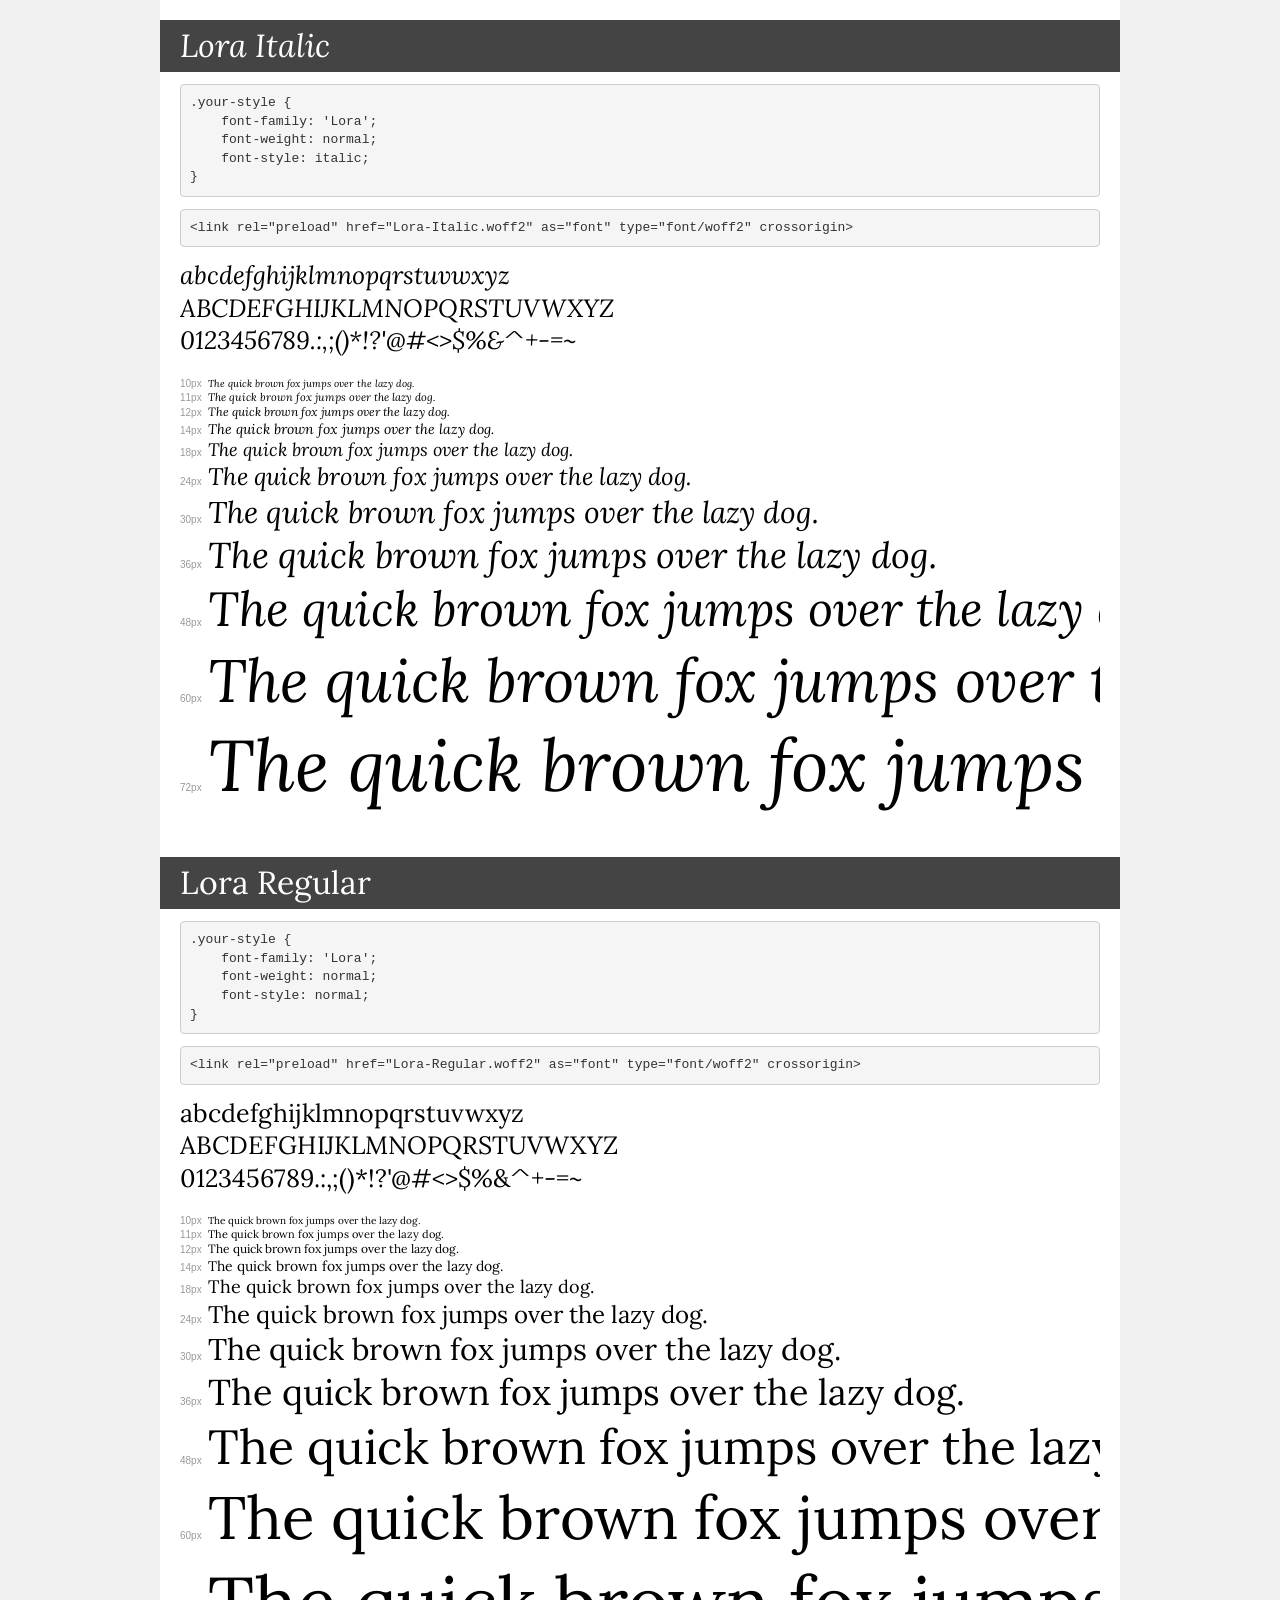
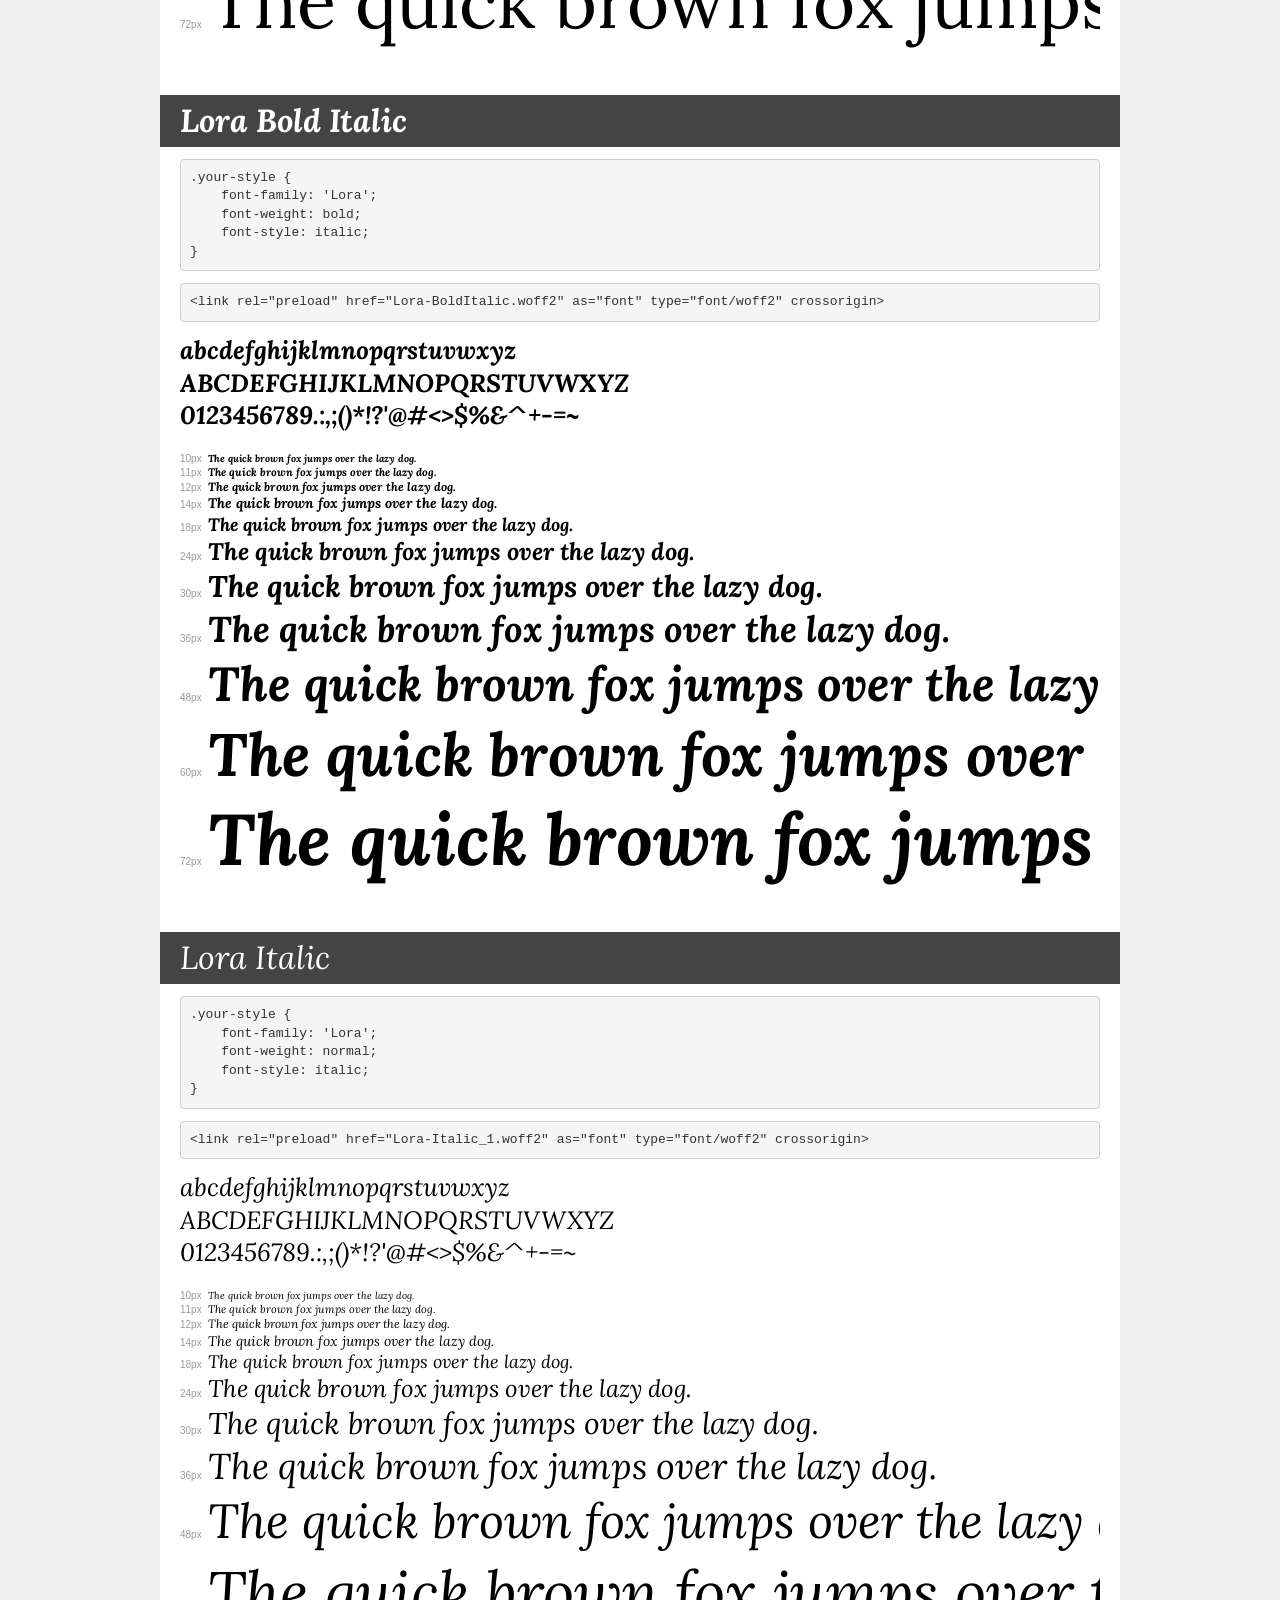
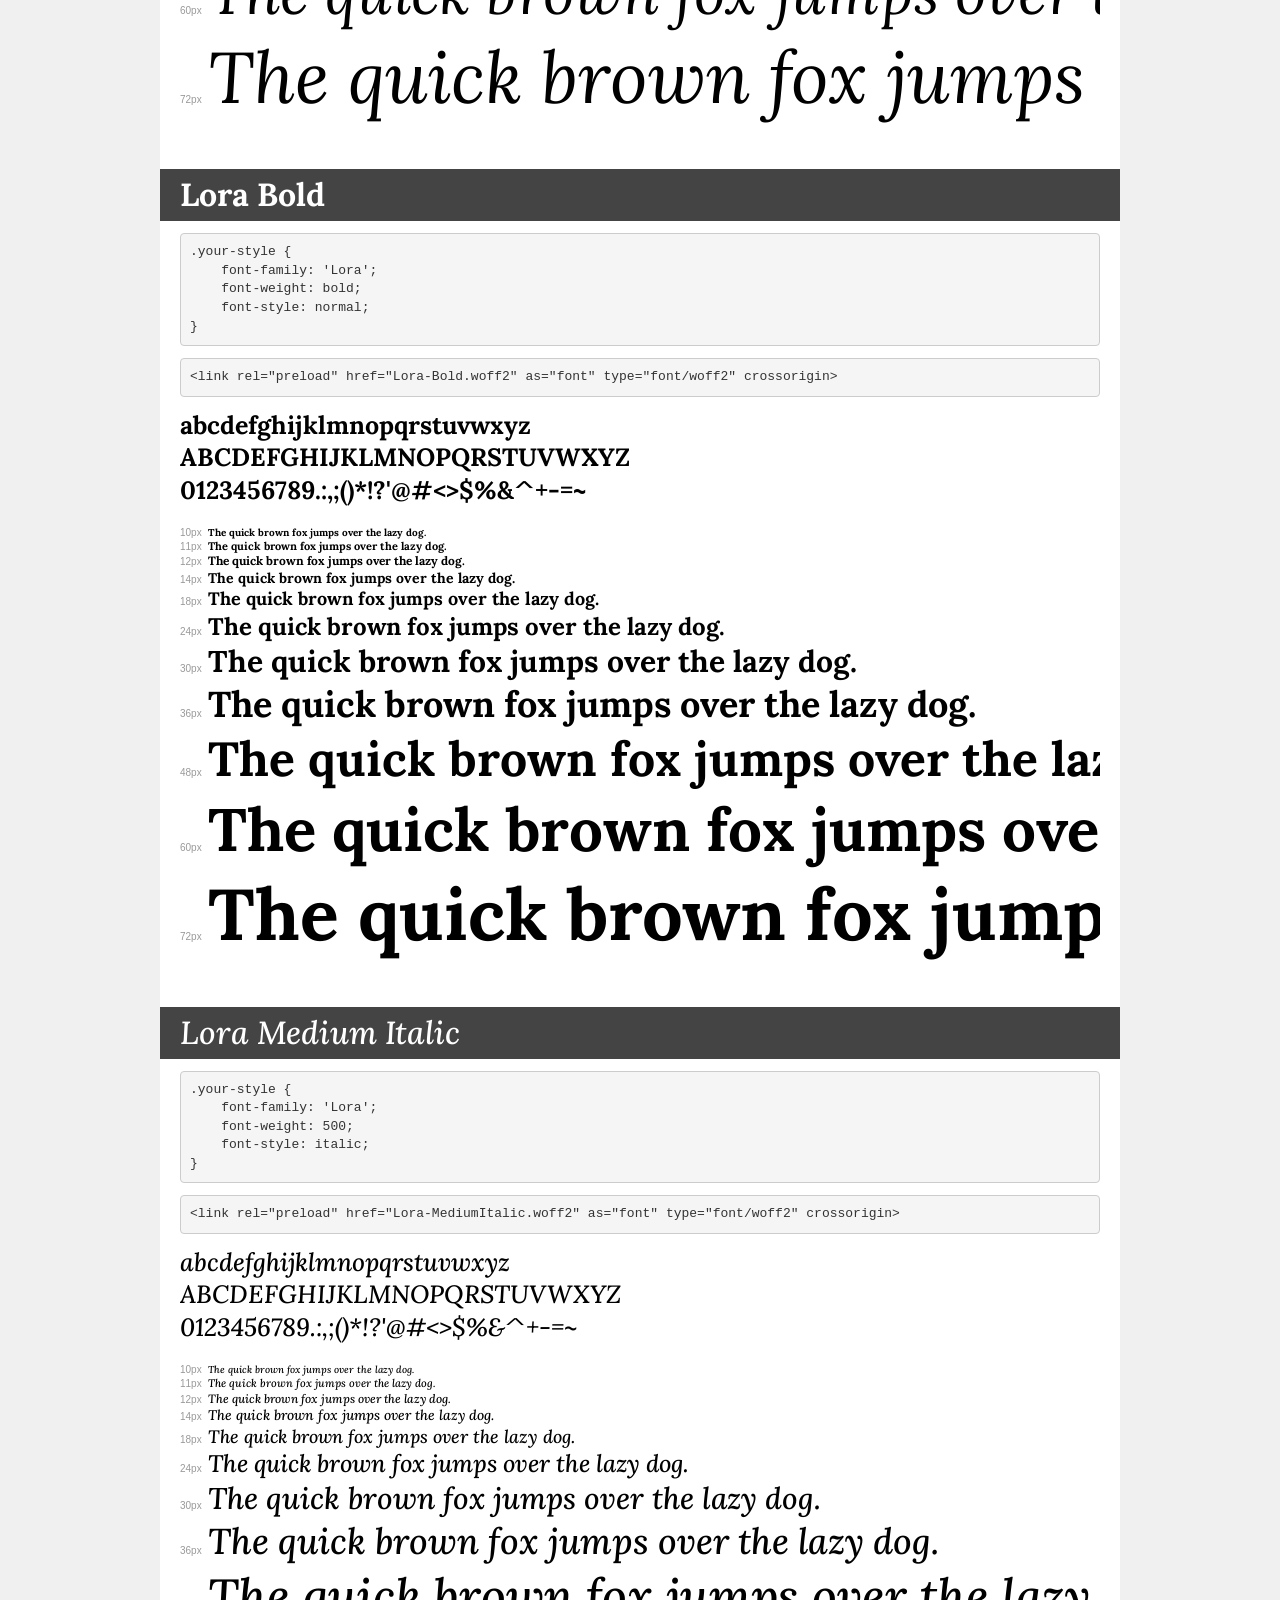
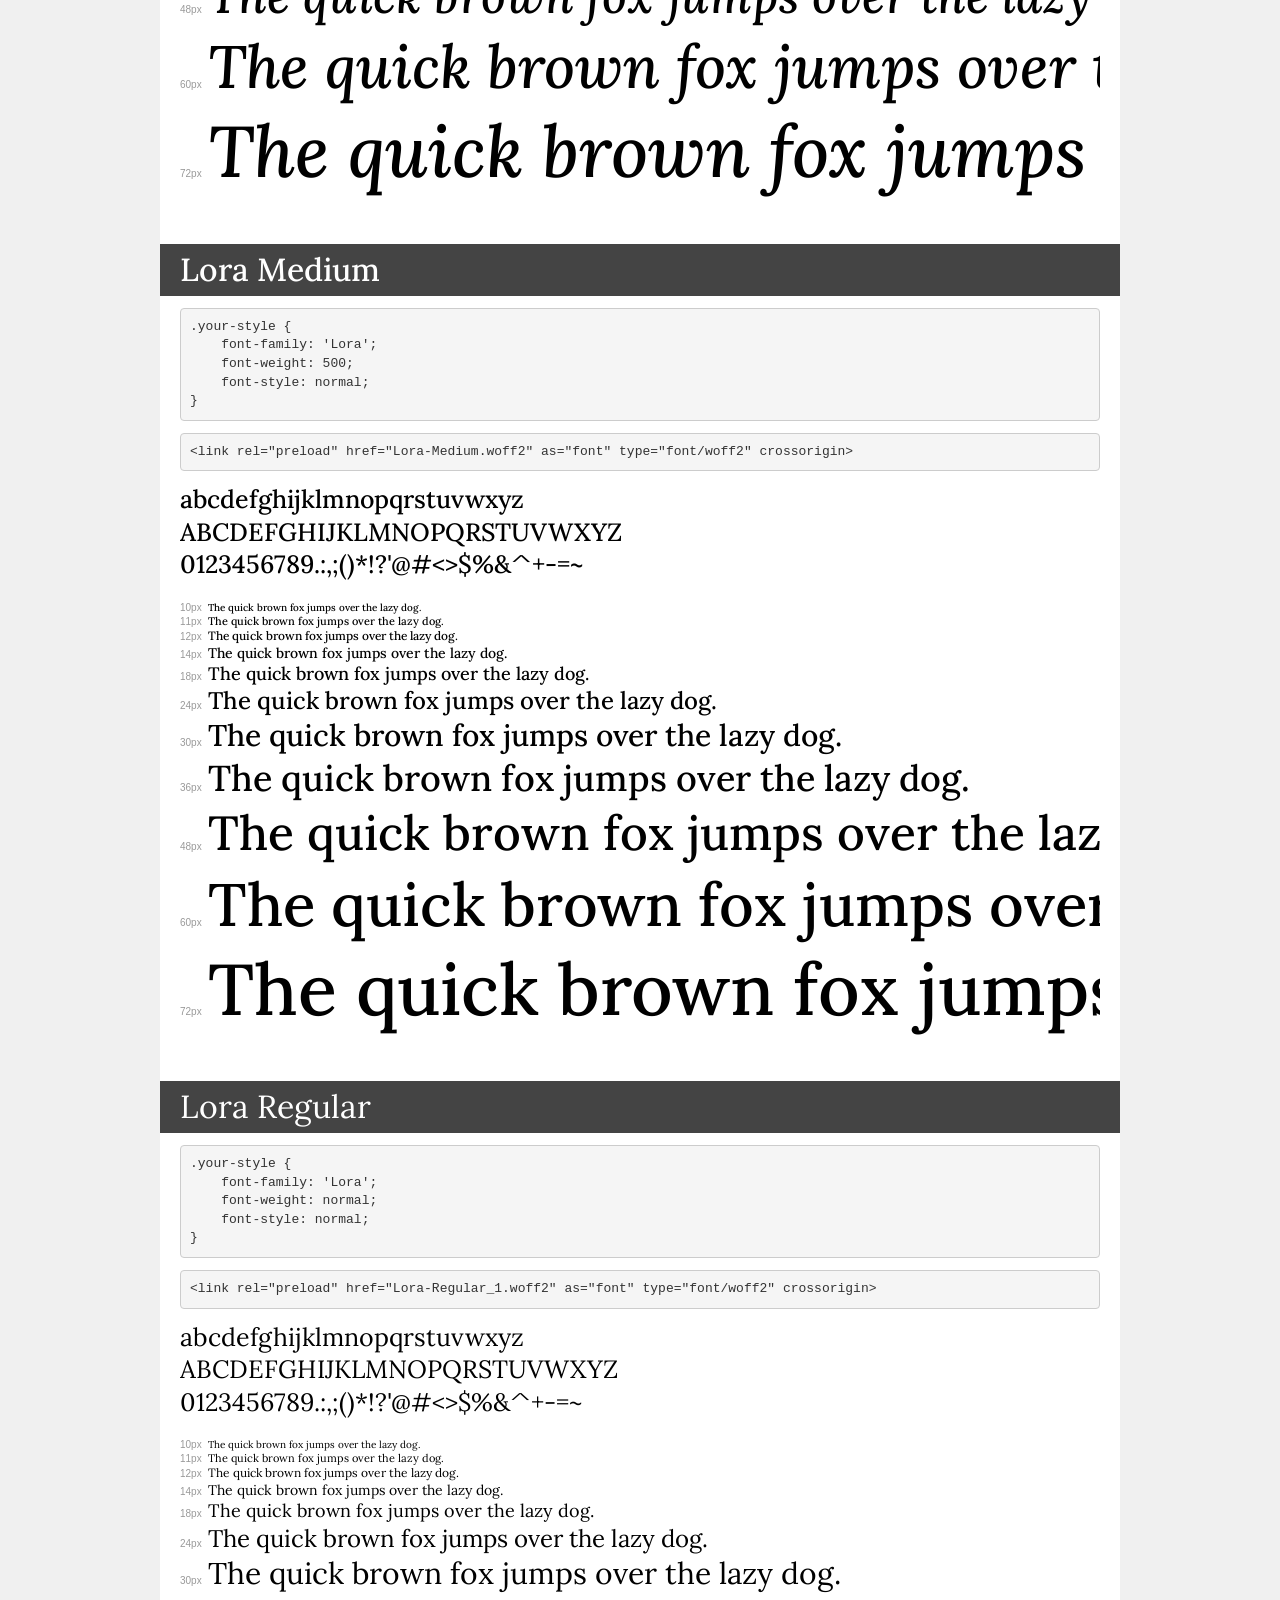
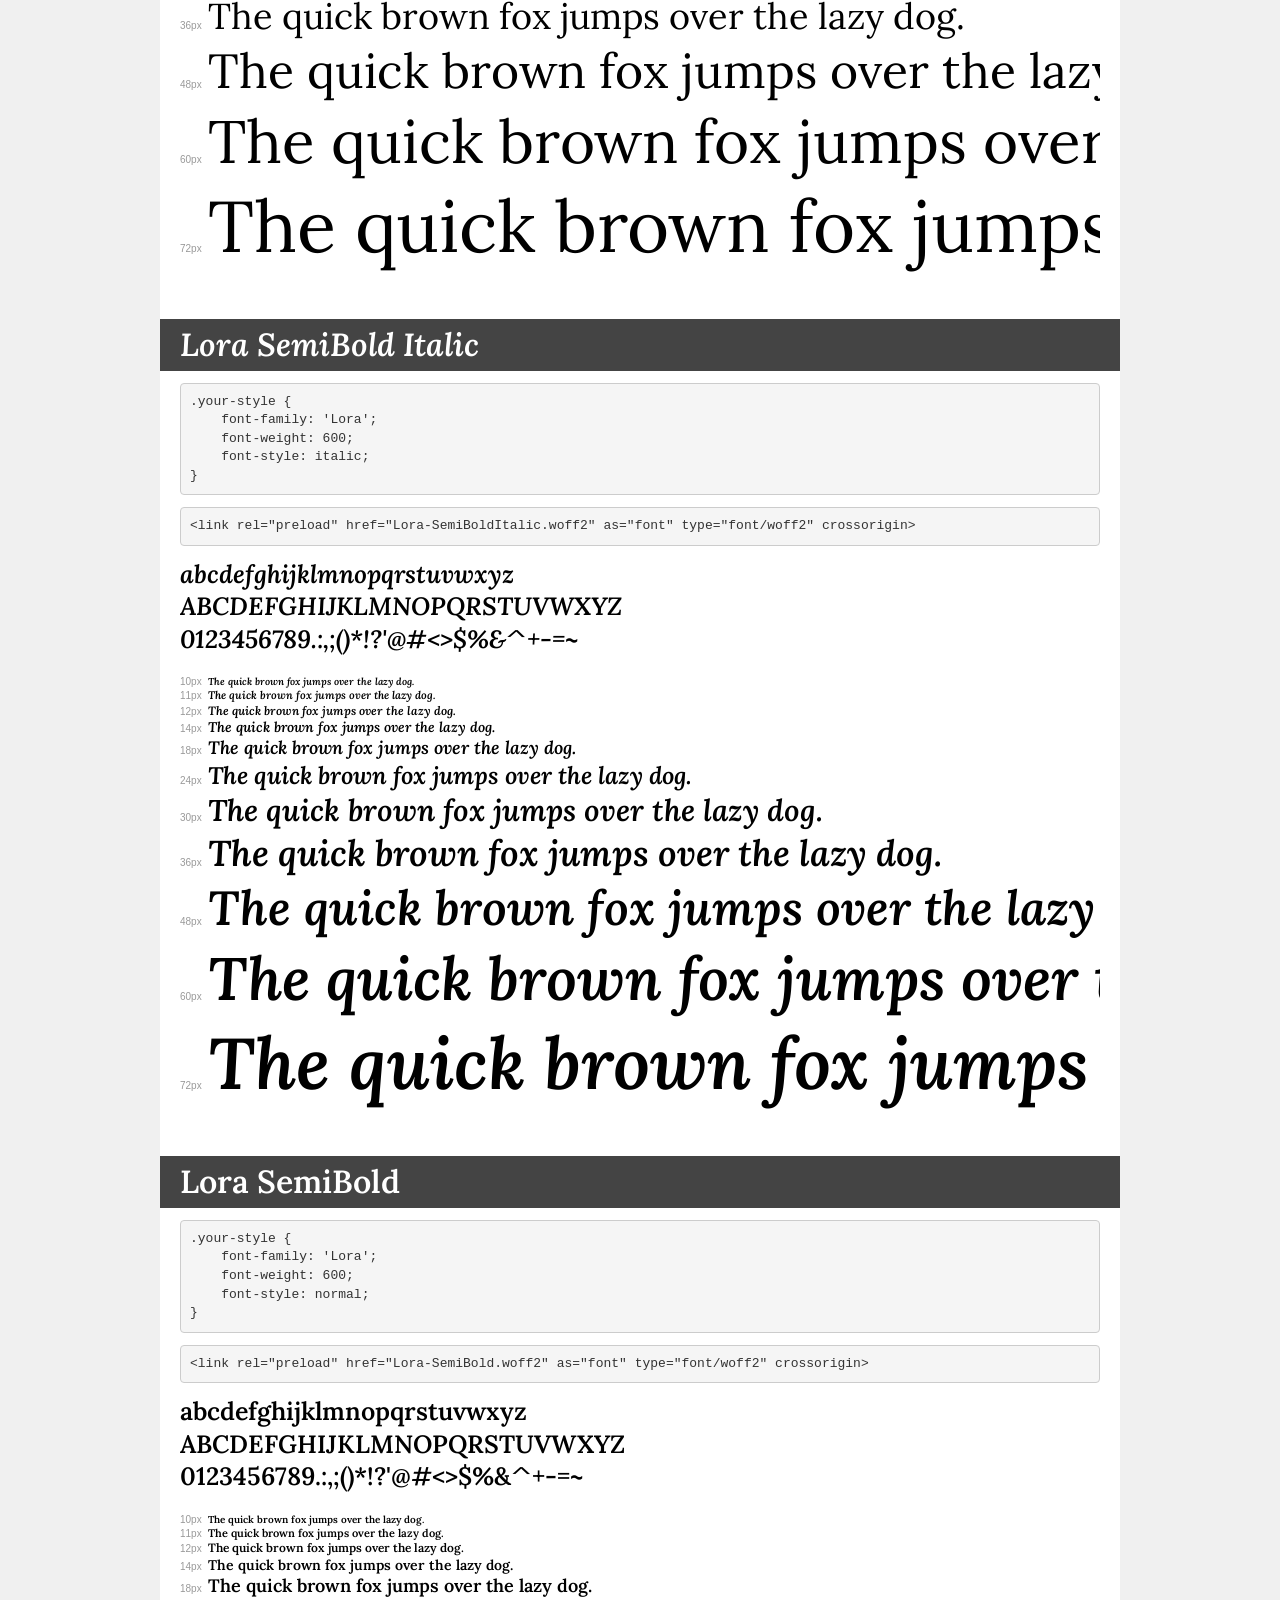
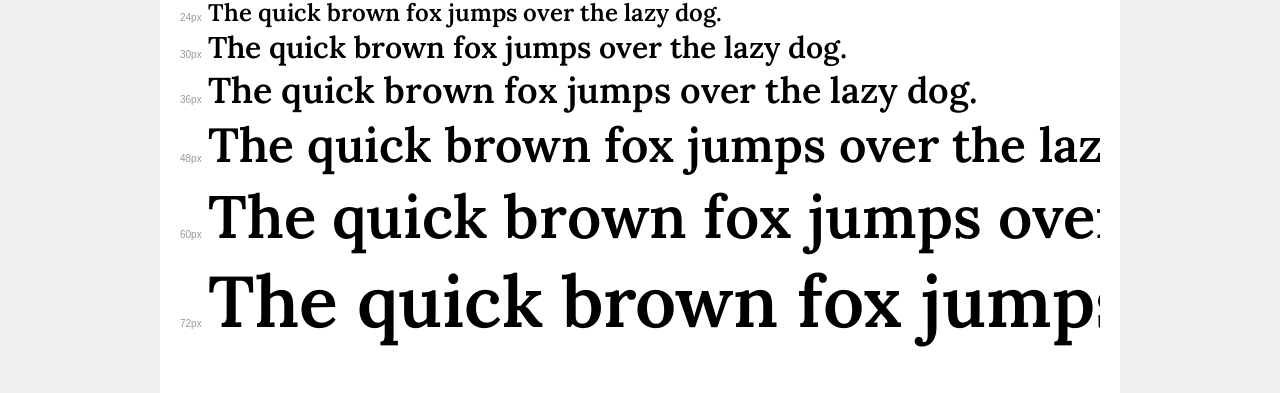
<file: fonts/transfonter.org-20231125-191716/demo.html>
<!DOCTYPE html>
<html lang="en">
<head>
    <meta charset="utf-8">
    <meta http-equiv="X-UA-Compatible" content="IE=edge">
    <meta name="viewport" content="width=device-width, initial-scale=1">
    <meta name="robots" content="noindex, noarchive">
    <meta name="format-detection" content="telephone=no">
    <title>Transfonter demo</title>
    <link href="stylesheet.css" rel="stylesheet">
    <style>
        /*
        http://meyerweb.com/eric/tools/css/reset/
        v2.0 | 20110126
        License: none (public domain)
        */
        html, body, div, span, applet, object, iframe,
        h1, h2, h3, h4, h5, h6, p, blockquote, pre,
        a, abbr, acronym, address, big, cite, code,
        del, dfn, em, img, ins, kbd, q, s, samp,
        small, strike, strong, sub, sup, tt, var,
        b, u, i, center,
        dl, dt, dd, ol, ul, li,
        fieldset, form, label, legend,
        table, caption, tbody, tfoot, thead, tr, th, td,
        article, aside, canvas, details, embed,
        figure, figcaption, footer, header, hgroup,
        menu, nav, output, ruby, section, summary,
        time, mark, audio, video {
            margin: 0;
            padding: 0;
            border: 0;
            font-size: 100%;
            font: inherit;
            vertical-align: baseline;
        }
        /* HTML5 display-role reset for older browsers */
        article, aside, details, figcaption, figure,
        footer, header, hgroup, menu, nav, section {
            display: block;
        }
        body {
            line-height: 1;
        }
        ol, ul {
            list-style: none;
        }
        blockquote, q {
            quotes: none;
        }
        blockquote:before, blockquote:after,
        q:before, q:after {
            content: '';
            content: none;
        }
        table {
            border-collapse: collapse;
            border-spacing: 0;
        }
        /* demo styles */
        body {
            background: #f0f0f0;
            color: #000;
        }
        .page {
            background: #fff;
            width: 920px;
            margin: 0 auto;
            padding: 20px 20px 0 20px;
            overflow: hidden;
        }
        .font-container {
            overflow-x: auto;
            overflow-y: hidden;
            margin-bottom: 40px;
            line-height: 1.3;
            white-space: nowrap;
            padding-bottom: 5px;
        }
        h1 {
            position: relative;
            background: #444;
            font-size: 32px;
            color: #fff;
            padding: 10px 20px;
            margin: 0 -20px 12px -20px;
        }
        .letters {
            font-size: 25px;
            margin-bottom: 20px;
        }
        .s10:before {
            content: '10px';
        }
        .s11:before {
            content: '11px';
        }
        .s12:before {
            content: '12px';
        }
        .s14:before {
            content: '14px';
        }
        .s18:before {
            content: '18px';
        }
        .s24:before {
            content: '24px';
        }
        .s30:before {
            content: '30px';
        }
        .s36:before {
            content: '36px';
        }
        .s48:before {
            content: '48px';
        }
        .s60:before {
            content: '60px';
        }
        .s72:before {
            content: '72px';
        }
        .s10:before, .s11:before, .s12:before, .s14:before,
        .s18:before, .s24:before, .s30:before, .s36:before,
        .s48:before, .s60:before, .s72:before {
            font-family: Arial, sans-serif;
            font-size: 10px;
            font-weight: normal;
            font-style: normal;
            color: #999;
            padding-right: 6px;
        }
        pre {
            display: block;
            padding: 9px;
            margin: 0 0 12px;
            font-family: Monaco, Menlo, Consolas, "Courier New", monospace;
            font-size: 13px;
            line-height: 1.428571429;
            color: #333;
            font-weight: normal;
            font-style: normal;
            background-color: #f5f5f5;
            border: 1px solid #ccc;
            overflow-x: auto;
            border-radius: 4px;
        }
        /* responsive */
        @media (max-width: 959px) {
            .page {
                width: auto;
                margin: 0;
            }
        }
    </style>
</head>
<body>
<div class="page">
    <div class="demo">
        <h1 style="font-family: 'Lora'; font-weight: normal; font-style: italic;">Lora Italic</h1>
        <pre title="Usage">.your-style {
    font-family: 'Lora';
    font-weight: normal;
    font-style: italic;
}</pre>
        <pre title="Preload (optional)">
&lt;link rel=&quot;preload&quot; href=&quot;Lora-Italic.woff2&quot; as=&quot;font&quot; type=&quot;font/woff2&quot; crossorigin&gt;</pre>
        <div class="font-container" style="font-family: 'Lora'; font-weight: normal; font-style: italic;">
            <p class="letters">
                abcdefghijklmnopqrstuvwxyz<br>
ABCDEFGHIJKLMNOPQRSTUVWXYZ<br>
                0123456789.:,;()*!?'@#&lt;&gt;$%&^+-=~
            </p>
            <p class="s10" style="font-size: 10px;">The quick brown fox jumps over the lazy dog.</p>
            <p class="s11" style="font-size: 11px;">The quick brown fox jumps over the lazy dog.</p>
            <p class="s12" style="font-size: 12px;">The quick brown fox jumps over the lazy dog.</p>
            <p class="s14" style="font-size: 14px;">The quick brown fox jumps over the lazy dog.</p>
            <p class="s18" style="font-size: 18px;">The quick brown fox jumps over the lazy dog.</p>
            <p class="s24" style="font-size: 24px;">The quick brown fox jumps over the lazy dog.</p>
            <p class="s30" style="font-size: 30px;">The quick brown fox jumps over the lazy dog.</p>
            <p class="s36" style="font-size: 36px;">The quick brown fox jumps over the lazy dog.</p>
            <p class="s48" style="font-size: 48px;">The quick brown fox jumps over the lazy dog.</p>
            <p class="s60" style="font-size: 60px;">The quick brown fox jumps over the lazy dog.</p>
            <p class="s72" style="font-size: 72px;">The quick brown fox jumps over the lazy dog.</p>
        </div>
    </div>

    <div class="demo">
        <h1 style="font-family: 'Lora'; font-weight: normal; font-style: normal;">Lora Regular</h1>
        <pre title="Usage">.your-style {
    font-family: 'Lora';
    font-weight: normal;
    font-style: normal;
}</pre>
        <pre title="Preload (optional)">
&lt;link rel=&quot;preload&quot; href=&quot;Lora-Regular.woff2&quot; as=&quot;font&quot; type=&quot;font/woff2&quot; crossorigin&gt;</pre>
        <div class="font-container" style="font-family: 'Lora'; font-weight: normal; font-style: normal;">
            <p class="letters">
                abcdefghijklmnopqrstuvwxyz<br>
ABCDEFGHIJKLMNOPQRSTUVWXYZ<br>
                0123456789.:,;()*!?'@#&lt;&gt;$%&^+-=~
            </p>
            <p class="s10" style="font-size: 10px;">The quick brown fox jumps over the lazy dog.</p>
            <p class="s11" style="font-size: 11px;">The quick brown fox jumps over the lazy dog.</p>
            <p class="s12" style="font-size: 12px;">The quick brown fox jumps over the lazy dog.</p>
            <p class="s14" style="font-size: 14px;">The quick brown fox jumps over the lazy dog.</p>
            <p class="s18" style="font-size: 18px;">The quick brown fox jumps over the lazy dog.</p>
            <p class="s24" style="font-size: 24px;">The quick brown fox jumps over the lazy dog.</p>
            <p class="s30" style="font-size: 30px;">The quick brown fox jumps over the lazy dog.</p>
            <p class="s36" style="font-size: 36px;">The quick brown fox jumps over the lazy dog.</p>
            <p class="s48" style="font-size: 48px;">The quick brown fox jumps over the lazy dog.</p>
            <p class="s60" style="font-size: 60px;">The quick brown fox jumps over the lazy dog.</p>
            <p class="s72" style="font-size: 72px;">The quick brown fox jumps over the lazy dog.</p>
        </div>
    </div>

    <div class="demo">
        <h1 style="font-family: 'Lora'; font-weight: bold; font-style: italic;">Lora Bold Italic</h1>
        <pre title="Usage">.your-style {
    font-family: 'Lora';
    font-weight: bold;
    font-style: italic;
}</pre>
        <pre title="Preload (optional)">
&lt;link rel=&quot;preload&quot; href=&quot;Lora-BoldItalic.woff2&quot; as=&quot;font&quot; type=&quot;font/woff2&quot; crossorigin&gt;</pre>
        <div class="font-container" style="font-family: 'Lora'; font-weight: bold; font-style: italic;">
            <p class="letters">
                abcdefghijklmnopqrstuvwxyz<br>
ABCDEFGHIJKLMNOPQRSTUVWXYZ<br>
                0123456789.:,;()*!?'@#&lt;&gt;$%&^+-=~
            </p>
            <p class="s10" style="font-size: 10px;">The quick brown fox jumps over the lazy dog.</p>
            <p class="s11" style="font-size: 11px;">The quick brown fox jumps over the lazy dog.</p>
            <p class="s12" style="font-size: 12px;">The quick brown fox jumps over the lazy dog.</p>
            <p class="s14" style="font-size: 14px;">The quick brown fox jumps over the lazy dog.</p>
            <p class="s18" style="font-size: 18px;">The quick brown fox jumps over the lazy dog.</p>
            <p class="s24" style="font-size: 24px;">The quick brown fox jumps over the lazy dog.</p>
            <p class="s30" style="font-size: 30px;">The quick brown fox jumps over the lazy dog.</p>
            <p class="s36" style="font-size: 36px;">The quick brown fox jumps over the lazy dog.</p>
            <p class="s48" style="font-size: 48px;">The quick brown fox jumps over the lazy dog.</p>
            <p class="s60" style="font-size: 60px;">The quick brown fox jumps over the lazy dog.</p>
            <p class="s72" style="font-size: 72px;">The quick brown fox jumps over the lazy dog.</p>
        </div>
    </div>

    <div class="demo">
        <h1 style="font-family: 'Lora'; font-weight: normal; font-style: italic;">Lora Italic</h1>
        <pre title="Usage">.your-style {
    font-family: 'Lora';
    font-weight: normal;
    font-style: italic;
}</pre>
        <pre title="Preload (optional)">
&lt;link rel=&quot;preload&quot; href=&quot;Lora-Italic_1.woff2&quot; as=&quot;font&quot; type=&quot;font/woff2&quot; crossorigin&gt;</pre>
        <div class="font-container" style="font-family: 'Lora'; font-weight: normal; font-style: italic;">
            <p class="letters">
                abcdefghijklmnopqrstuvwxyz<br>
ABCDEFGHIJKLMNOPQRSTUVWXYZ<br>
                0123456789.:,;()*!?'@#&lt;&gt;$%&^+-=~
            </p>
            <p class="s10" style="font-size: 10px;">The quick brown fox jumps over the lazy dog.</p>
            <p class="s11" style="font-size: 11px;">The quick brown fox jumps over the lazy dog.</p>
            <p class="s12" style="font-size: 12px;">The quick brown fox jumps over the lazy dog.</p>
            <p class="s14" style="font-size: 14px;">The quick brown fox jumps over the lazy dog.</p>
            <p class="s18" style="font-size: 18px;">The quick brown fox jumps over the lazy dog.</p>
            <p class="s24" style="font-size: 24px;">The quick brown fox jumps over the lazy dog.</p>
            <p class="s30" style="font-size: 30px;">The quick brown fox jumps over the lazy dog.</p>
            <p class="s36" style="font-size: 36px;">The quick brown fox jumps over the lazy dog.</p>
            <p class="s48" style="font-size: 48px;">The quick brown fox jumps over the lazy dog.</p>
            <p class="s60" style="font-size: 60px;">The quick brown fox jumps over the lazy dog.</p>
            <p class="s72" style="font-size: 72px;">The quick brown fox jumps over the lazy dog.</p>
        </div>
    </div>

    <div class="demo">
        <h1 style="font-family: 'Lora'; font-weight: bold; font-style: normal;">Lora Bold</h1>
        <pre title="Usage">.your-style {
    font-family: 'Lora';
    font-weight: bold;
    font-style: normal;
}</pre>
        <pre title="Preload (optional)">
&lt;link rel=&quot;preload&quot; href=&quot;Lora-Bold.woff2&quot; as=&quot;font&quot; type=&quot;font/woff2&quot; crossorigin&gt;</pre>
        <div class="font-container" style="font-family: 'Lora'; font-weight: bold; font-style: normal;">
            <p class="letters">
                abcdefghijklmnopqrstuvwxyz<br>
ABCDEFGHIJKLMNOPQRSTUVWXYZ<br>
                0123456789.:,;()*!?'@#&lt;&gt;$%&^+-=~
            </p>
            <p class="s10" style="font-size: 10px;">The quick brown fox jumps over the lazy dog.</p>
            <p class="s11" style="font-size: 11px;">The quick brown fox jumps over the lazy dog.</p>
            <p class="s12" style="font-size: 12px;">The quick brown fox jumps over the lazy dog.</p>
            <p class="s14" style="font-size: 14px;">The quick brown fox jumps over the lazy dog.</p>
            <p class="s18" style="font-size: 18px;">The quick brown fox jumps over the lazy dog.</p>
            <p class="s24" style="font-size: 24px;">The quick brown fox jumps over the lazy dog.</p>
            <p class="s30" style="font-size: 30px;">The quick brown fox jumps over the lazy dog.</p>
            <p class="s36" style="font-size: 36px;">The quick brown fox jumps over the lazy dog.</p>
            <p class="s48" style="font-size: 48px;">The quick brown fox jumps over the lazy dog.</p>
            <p class="s60" style="font-size: 60px;">The quick brown fox jumps over the lazy dog.</p>
            <p class="s72" style="font-size: 72px;">The quick brown fox jumps over the lazy dog.</p>
        </div>
    </div>

    <div class="demo">
        <h1 style="font-family: 'Lora'; font-weight: 500; font-style: italic;">Lora Medium Italic</h1>
        <pre title="Usage">.your-style {
    font-family: 'Lora';
    font-weight: 500;
    font-style: italic;
}</pre>
        <pre title="Preload (optional)">
&lt;link rel=&quot;preload&quot; href=&quot;Lora-MediumItalic.woff2&quot; as=&quot;font&quot; type=&quot;font/woff2&quot; crossorigin&gt;</pre>
        <div class="font-container" style="font-family: 'Lora'; font-weight: 500; font-style: italic;">
            <p class="letters">
                abcdefghijklmnopqrstuvwxyz<br>
ABCDEFGHIJKLMNOPQRSTUVWXYZ<br>
                0123456789.:,;()*!?'@#&lt;&gt;$%&^+-=~
            </p>
            <p class="s10" style="font-size: 10px;">The quick brown fox jumps over the lazy dog.</p>
            <p class="s11" style="font-size: 11px;">The quick brown fox jumps over the lazy dog.</p>
            <p class="s12" style="font-size: 12px;">The quick brown fox jumps over the lazy dog.</p>
            <p class="s14" style="font-size: 14px;">The quick brown fox jumps over the lazy dog.</p>
            <p class="s18" style="font-size: 18px;">The quick brown fox jumps over the lazy dog.</p>
            <p class="s24" style="font-size: 24px;">The quick brown fox jumps over the lazy dog.</p>
            <p class="s30" style="font-size: 30px;">The quick brown fox jumps over the lazy dog.</p>
            <p class="s36" style="font-size: 36px;">The quick brown fox jumps over the lazy dog.</p>
            <p class="s48" style="font-size: 48px;">The quick brown fox jumps over the lazy dog.</p>
            <p class="s60" style="font-size: 60px;">The quick brown fox jumps over the lazy dog.</p>
            <p class="s72" style="font-size: 72px;">The quick brown fox jumps over the lazy dog.</p>
        </div>
    </div>

    <div class="demo">
        <h1 style="font-family: 'Lora'; font-weight: 500; font-style: normal;">Lora Medium</h1>
        <pre title="Usage">.your-style {
    font-family: 'Lora';
    font-weight: 500;
    font-style: normal;
}</pre>
        <pre title="Preload (optional)">
&lt;link rel=&quot;preload&quot; href=&quot;Lora-Medium.woff2&quot; as=&quot;font&quot; type=&quot;font/woff2&quot; crossorigin&gt;</pre>
        <div class="font-container" style="font-family: 'Lora'; font-weight: 500; font-style: normal;">
            <p class="letters">
                abcdefghijklmnopqrstuvwxyz<br>
ABCDEFGHIJKLMNOPQRSTUVWXYZ<br>
                0123456789.:,;()*!?'@#&lt;&gt;$%&^+-=~
            </p>
            <p class="s10" style="font-size: 10px;">The quick brown fox jumps over the lazy dog.</p>
            <p class="s11" style="font-size: 11px;">The quick brown fox jumps over the lazy dog.</p>
            <p class="s12" style="font-size: 12px;">The quick brown fox jumps over the lazy dog.</p>
            <p class="s14" style="font-size: 14px;">The quick brown fox jumps over the lazy dog.</p>
            <p class="s18" style="font-size: 18px;">The quick brown fox jumps over the lazy dog.</p>
            <p class="s24" style="font-size: 24px;">The quick brown fox jumps over the lazy dog.</p>
            <p class="s30" style="font-size: 30px;">The quick brown fox jumps over the lazy dog.</p>
            <p class="s36" style="font-size: 36px;">The quick brown fox jumps over the lazy dog.</p>
            <p class="s48" style="font-size: 48px;">The quick brown fox jumps over the lazy dog.</p>
            <p class="s60" style="font-size: 60px;">The quick brown fox jumps over the lazy dog.</p>
            <p class="s72" style="font-size: 72px;">The quick brown fox jumps over the lazy dog.</p>
        </div>
    </div>

    <div class="demo">
        <h1 style="font-family: 'Lora'; font-weight: normal; font-style: normal;">Lora Regular</h1>
        <pre title="Usage">.your-style {
    font-family: 'Lora';
    font-weight: normal;
    font-style: normal;
}</pre>
        <pre title="Preload (optional)">
&lt;link rel=&quot;preload&quot; href=&quot;Lora-Regular_1.woff2&quot; as=&quot;font&quot; type=&quot;font/woff2&quot; crossorigin&gt;</pre>
        <div class="font-container" style="font-family: 'Lora'; font-weight: normal; font-style: normal;">
            <p class="letters">
                abcdefghijklmnopqrstuvwxyz<br>
ABCDEFGHIJKLMNOPQRSTUVWXYZ<br>
                0123456789.:,;()*!?'@#&lt;&gt;$%&^+-=~
            </p>
            <p class="s10" style="font-size: 10px;">The quick brown fox jumps over the lazy dog.</p>
            <p class="s11" style="font-size: 11px;">The quick brown fox jumps over the lazy dog.</p>
            <p class="s12" style="font-size: 12px;">The quick brown fox jumps over the lazy dog.</p>
            <p class="s14" style="font-size: 14px;">The quick brown fox jumps over the lazy dog.</p>
            <p class="s18" style="font-size: 18px;">The quick brown fox jumps over the lazy dog.</p>
            <p class="s24" style="font-size: 24px;">The quick brown fox jumps over the lazy dog.</p>
            <p class="s30" style="font-size: 30px;">The quick brown fox jumps over the lazy dog.</p>
            <p class="s36" style="font-size: 36px;">The quick brown fox jumps over the lazy dog.</p>
            <p class="s48" style="font-size: 48px;">The quick brown fox jumps over the lazy dog.</p>
            <p class="s60" style="font-size: 60px;">The quick brown fox jumps over the lazy dog.</p>
            <p class="s72" style="font-size: 72px;">The quick brown fox jumps over the lazy dog.</p>
        </div>
    </div>

    <div class="demo">
        <h1 style="font-family: 'Lora'; font-weight: 600; font-style: italic;">Lora SemiBold Italic</h1>
        <pre title="Usage">.your-style {
    font-family: 'Lora';
    font-weight: 600;
    font-style: italic;
}</pre>
        <pre title="Preload (optional)">
&lt;link rel=&quot;preload&quot; href=&quot;Lora-SemiBoldItalic.woff2&quot; as=&quot;font&quot; type=&quot;font/woff2&quot; crossorigin&gt;</pre>
        <div class="font-container" style="font-family: 'Lora'; font-weight: 600; font-style: italic;">
            <p class="letters">
                abcdefghijklmnopqrstuvwxyz<br>
ABCDEFGHIJKLMNOPQRSTUVWXYZ<br>
                0123456789.:,;()*!?'@#&lt;&gt;$%&^+-=~
            </p>
            <p class="s10" style="font-size: 10px;">The quick brown fox jumps over the lazy dog.</p>
            <p class="s11" style="font-size: 11px;">The quick brown fox jumps over the lazy dog.</p>
            <p class="s12" style="font-size: 12px;">The quick brown fox jumps over the lazy dog.</p>
            <p class="s14" style="font-size: 14px;">The quick brown fox jumps over the lazy dog.</p>
            <p class="s18" style="font-size: 18px;">The quick brown fox jumps over the lazy dog.</p>
            <p class="s24" style="font-size: 24px;">The quick brown fox jumps over the lazy dog.</p>
            <p class="s30" style="font-size: 30px;">The quick brown fox jumps over the lazy dog.</p>
            <p class="s36" style="font-size: 36px;">The quick brown fox jumps over the lazy dog.</p>
            <p class="s48" style="font-size: 48px;">The quick brown fox jumps over the lazy dog.</p>
            <p class="s60" style="font-size: 60px;">The quick brown fox jumps over the lazy dog.</p>
            <p class="s72" style="font-size: 72px;">The quick brown fox jumps over the lazy dog.</p>
        </div>
    </div>

    <div class="demo">
        <h1 style="font-family: 'Lora'; font-weight: 600; font-style: normal;">Lora SemiBold</h1>
        <pre title="Usage">.your-style {
    font-family: 'Lora';
    font-weight: 600;
    font-style: normal;
}</pre>
        <pre title="Preload (optional)">
&lt;link rel=&quot;preload&quot; href=&quot;Lora-SemiBold.woff2&quot; as=&quot;font&quot; type=&quot;font/woff2&quot; crossorigin&gt;</pre>
        <div class="font-container" style="font-family: 'Lora'; font-weight: 600; font-style: normal;">
            <p class="letters">
                abcdefghijklmnopqrstuvwxyz<br>
ABCDEFGHIJKLMNOPQRSTUVWXYZ<br>
                0123456789.:,;()*!?'@#&lt;&gt;$%&^+-=~
            </p>
            <p class="s10" style="font-size: 10px;">The quick brown fox jumps over the lazy dog.</p>
            <p class="s11" style="font-size: 11px;">The quick brown fox jumps over the lazy dog.</p>
            <p class="s12" style="font-size: 12px;">The quick brown fox jumps over the lazy dog.</p>
            <p class="s14" style="font-size: 14px;">The quick brown fox jumps over the lazy dog.</p>
            <p class="s18" style="font-size: 18px;">The quick brown fox jumps over the lazy dog.</p>
            <p class="s24" style="font-size: 24px;">The quick brown fox jumps over the lazy dog.</p>
            <p class="s30" style="font-size: 30px;">The quick brown fox jumps over the lazy dog.</p>
            <p class="s36" style="font-size: 36px;">The quick brown fox jumps over the lazy dog.</p>
            <p class="s48" style="font-size: 48px;">The quick brown fox jumps over the lazy dog.</p>
            <p class="s60" style="font-size: 60px;">The quick brown fox jumps over the lazy dog.</p>
            <p class="s72" style="font-size: 72px;">The quick brown fox jumps over the lazy dog.</p>
        </div>
    </div>

</div>
</body>
</html>
</file>
<file: css/index.css>
* {
  padding: 0;
  margin: 0;
}

.wrapper-lottery-number-generator {
  background-image: url("../images/imagesBgi.png");
  width: 100wh;
  height: 50vw;
}

.wrapper-game-math-4-kids {
  background-color: #ffffff;
}

.container {
  width: 1240px;
  margin: 0 auto;
}

.lottery-number-generator__contents {
  padding-top: 30px;
}
.lottery-number-generator__contents ul {
  display: -webkit-box;
  display: -ms-flexbox;
  display: flex;
  -webkit-box-align: start;
      -ms-flex-align: start;
          align-items: flex-start;
  gap: 20px;
}
.lottery-number-generator__contents ul li {
  list-style: none;
}
.lottery-number-generator__contents__lotterynumbergenerator {
  color: #F00;
  font-family: Lora;
  font-size: 18px;
  font-style: normal;
  font-weight: 500;
  line-height: normal;
  text-decoration: none;
}
.lottery-number-generator__contents__gamemath4kids {
  color: #000;
  font-family: Lora;
  font-size: 18px;
  font-style: normal;
  font-weight: 500;
  line-height: normal;
  text-decoration: none;
}
.lottery-number-generator__contents__gamemath4kids:hover {
  color: #9E00FF;
}
.lottery-number-generator__contents__content {
  display: -webkit-box;
  display: -ms-flexbox;
  display: flex;
  -webkit-box-orient: vertical;
  -webkit-box-direction: normal;
      -ms-flex-direction: column;
          flex-direction: column;
  -webkit-box-align: center;
      -ms-flex-align: center;
          align-items: center;
  gap: 80px;
  margin: 100px auto;
  text-align: center;
}
.lottery-number-generator__contents__content__name {
  display: -webkit-box;
  display: -ms-flexbox;
  display: flex;
  -webkit-box-orient: vertical;
  -webkit-box-direction: normal;
      -ms-flex-direction: column;
          flex-direction: column;
  -webkit-box-align: center;
      -ms-flex-align: center;
          align-items: center;
  gap: 20px;
}
.lottery-number-generator__contents__content__name h2 {
  color: #000;
  font-family: Lora;
  font-size: 56px;
  font-style: normal;
  font-weight: 500;
  line-height: normal;
}
.lottery-number-generator__contents__content__name p {
  color: #000;
  font-family: Montserrat;
  font-size: 28px;
  font-style: normal;
  font-weight: 400;
  line-height: normal;
}
.lottery-number-generator__contents__content__generator {
  display: -webkit-box;
  display: -ms-flexbox;
  display: flex;
  -webkit-box-orient: vertical;
  -webkit-box-direction: normal;
      -ms-flex-direction: column;
          flex-direction: column;
  -webkit-box-align: center;
      -ms-flex-align: center;
          align-items: center;
  gap: 50px;
}
.lottery-number-generator__contents__content__generator__content {
  display: -webkit-box;
  display: -ms-flexbox;
  display: flex;
  -webkit-box-align: start;
      -ms-flex-align: start;
          align-items: flex-start;
  gap: 20px;
}
.lottery-number-generator__contents__content__generator__content__number {
  display: -webkit-box;
  display: -ms-flexbox;
  display: flex;
  width: 80px;
  height: 80px;
  -webkit-box-pack: center;
      -ms-flex-pack: center;
          justify-content: center;
  -webkit-box-align: center;
      -ms-flex-align: center;
          align-items: center;
  border-radius: 80px;
  border: 3px solid #666;
  background: rgba(255, 255, 255, 0.3);
  -webkit-backdrop-filter: blur(2px);
          backdrop-filter: blur(2px);
}
.lottery-number-generator__contents__content__generator__content__number h3 {
  color: #F00;
  text-align: center;
  font-family: Montserrat;
  font-size: 28px;
  font-style: normal;
  font-weight: 500;
  line-height: normal;
}
.lottery-number-generator__contents__content__generator__button {
  display: -webkit-box;
  display: -ms-flexbox;
  display: flex;
  padding: 15px 77px;
  -webkit-box-pack: center;
      -ms-flex-pack: center;
          justify-content: center;
  -webkit-box-align: center;
      -ms-flex-align: center;
          align-items: center;
  border-radius: 50px;
  border: none;
  background: #9E00FF;
  color: #FFF;
  text-align: center;
  font-family: Montserrat;
  font-size: 25px;
  font-style: normal;
  font-weight: 500;
  line-height: normal;
}
.lottery-number-generator__contents__content__generator__button:hover {
  background-color: #906EA6;
}
</file>
<file: fonts/Montserrat.org-20231122-100839/stylesheet.css>
@font-face {
    font-family: 'Montserrat';
    src: url('Montserrat-Thin.eot');
    src: url('Montserrat-Thin.eot?#iefix') format('embedded-opentype'),
        url('Montserrat-Thin.woff2') format('woff2'),
        url('Montserrat-Thin.woff') format('woff'),
        url('Montserrat-Thin.ttf') format('truetype'),
        url('Montserrat-Thin.svg#Montserrat-Thin') format('svg');
    font-weight: 100;
    font-style: normal;
    font-display: swap;
}

@font-face {
    font-family: 'Montserrat';
    src: url('Montserrat-ThinItalic.eot');
    src: url('Montserrat-ThinItalic.eot?#iefix') format('embedded-opentype'),
        url('Montserrat-ThinItalic.woff2') format('woff2'),
        url('Montserrat-ThinItalic.woff') format('woff'),
        url('Montserrat-ThinItalic.ttf') format('truetype'),
        url('Montserrat-ThinItalic.svg#Montserrat-ThinItalic') format('svg');
    font-weight: 100;
    font-style: italic;
    font-display: swap;
}

@font-face {
    font-family: 'Montserrat';
    src: url('Montserrat-Black.eot');
    src: url('Montserrat-Black.eot?#iefix') format('embedded-opentype'),
        url('Montserrat-Black.woff2') format('woff2'),
        url('Montserrat-Black.woff') format('woff'),
        url('Montserrat-Black.ttf') format('truetype'),
        url('Montserrat-Black.svg#Montserrat-Black') format('svg');
    font-weight: 900;
    font-style: normal;
    font-display: swap;
}

@font-face {
    font-family: 'Montserrat';
    src: url('Montserrat-BlackItalic.eot');
    src: url('Montserrat-BlackItalic.eot?#iefix') format('embedded-opentype'),
        url('Montserrat-BlackItalic.woff2') format('woff2'),
        url('Montserrat-BlackItalic.woff') format('woff'),
        url('Montserrat-BlackItalic.ttf') format('truetype'),
        url('Montserrat-BlackItalic.svg#Montserrat-BlackItalic') format('svg');
    font-weight: 900;
    font-style: italic;
    font-display: swap;
}

@font-face {
    font-family: 'Montserrat';
    src: url('Montserrat-Bold.eot');
    src: url('Montserrat-Bold.eot?#iefix') format('embedded-opentype'),
        url('Montserrat-Bold.woff2') format('woff2'),
        url('Montserrat-Bold.woff') format('woff'),
        url('Montserrat-Bold.ttf') format('truetype'),
        url('Montserrat-Bold.svg#Montserrat-Bold') format('svg');
    font-weight: bold;
    font-style: normal;
    font-display: swap;
}

@font-face {
    font-family: 'Montserrat';
    src: url('Montserrat-BoldItalic.eot');
    src: url('Montserrat-BoldItalic.eot?#iefix') format('embedded-opentype'),
        url('Montserrat-BoldItalic.woff2') format('woff2'),
        url('Montserrat-BoldItalic.woff') format('woff'),
        url('Montserrat-BoldItalic.ttf') format('truetype'),
        url('Montserrat-BoldItalic.svg#Montserrat-BoldItalic') format('svg');
    font-weight: bold;
    font-style: italic;
    font-display: swap;
}

@font-face {
    font-family: 'Montserrat';
    src: url('Montserrat-ExtraBoldItalic.eot');
    src: url('Montserrat-ExtraBoldItalic.eot?#iefix') format('embedded-opentype'),
        url('Montserrat-ExtraBoldItalic.woff2') format('woff2'),
        url('Montserrat-ExtraBoldItalic.woff') format('woff'),
        url('Montserrat-ExtraBoldItalic.ttf') format('truetype'),
        url('Montserrat-ExtraBoldItalic.svg#Montserrat-ExtraBoldItalic') format('svg');
    font-weight: bold;
    font-style: italic;
    font-display: swap;
}

@font-face {
    font-family: 'Montserrat';
    src: url('Montserrat-ExtraBold.eot');
    src: url('Montserrat-ExtraBold.eot?#iefix') format('embedded-opentype'),
        url('Montserrat-ExtraBold.woff2') format('woff2'),
        url('Montserrat-ExtraBold.woff') format('woff'),
        url('Montserrat-ExtraBold.ttf') format('truetype'),
        url('Montserrat-ExtraBold.svg#Montserrat-ExtraBold') format('svg');
    font-weight: bold;
    font-style: normal;
    font-display: swap;
}

@font-face {
    font-family: 'Montserrat';
    src: url('Montserrat-ExtraLight.eot');
    src: url('Montserrat-ExtraLight.eot?#iefix') format('embedded-opentype'),
        url('Montserrat-ExtraLight.woff2') format('woff2'),
        url('Montserrat-ExtraLight.woff') format('woff'),
        url('Montserrat-ExtraLight.ttf') format('truetype'),
        url('Montserrat-ExtraLight.svg#Montserrat-ExtraLight') format('svg');
    font-weight: 200;
    font-style: normal;
    font-display: swap;
}

@font-face {
    font-family: 'Montserrat';
    src: url('Montserrat-ExtraLightItalic.eot');
    src: url('Montserrat-ExtraLightItalic.eot?#iefix') format('embedded-opentype'),
        url('Montserrat-ExtraLightItalic.woff2') format('woff2'),
        url('Montserrat-ExtraLightItalic.woff') format('woff'),
        url('Montserrat-ExtraLightItalic.ttf') format('truetype'),
        url('Montserrat-ExtraLightItalic.svg#Montserrat-ExtraLightItalic') format('svg');
    font-weight: 200;
    font-style: italic;
    font-display: swap;
}

@font-face {
    font-family: 'Montserrat';
    src: url('Montserrat-Italic.eot');
    src: url('Montserrat-Italic.eot?#iefix') format('embedded-opentype'),
        url('Montserrat-Italic.woff2') format('woff2'),
        url('Montserrat-Italic.woff') format('woff'),
        url('Montserrat-Italic.ttf') format('truetype'),
        url('Montserrat-Italic.svg#Montserrat-Italic') format('svg');
    font-weight: normal;
    font-style: italic;
    font-display: swap;
}

@font-face {
    font-family: 'Montserrat';
    src: url('Montserrat-Light.eot');
    src: url('Montserrat-Light.eot?#iefix') format('embedded-opentype'),
        url('Montserrat-Light.woff2') format('woff2'),
        url('Montserrat-Light.woff') format('woff'),
        url('Montserrat-Light.ttf') format('truetype'),
        url('Montserrat-Light.svg#Montserrat-Light') format('svg');
    font-weight: 300;
    font-style: normal;
    font-display: swap;
}

@font-face {
    font-family: 'Montserrat';
    src: url('Montserrat-LightItalic.eot');
    src: url('Montserrat-LightItalic.eot?#iefix') format('embedded-opentype'),
        url('Montserrat-LightItalic.woff2') format('woff2'),
        url('Montserrat-LightItalic.woff') format('woff'),
        url('Montserrat-LightItalic.ttf') format('truetype'),
        url('Montserrat-LightItalic.svg#Montserrat-LightItalic') format('svg');
    font-weight: 300;
    font-style: italic;
    font-display: swap;
}

@font-face {
    font-family: 'Montserrat';
    src: url('Montserrat-Medium.eot');
    src: url('Montserrat-Medium.eot?#iefix') format('embedded-opentype'),
        url('Montserrat-Medium.woff2') format('woff2'),
        url('Montserrat-Medium.woff') format('woff'),
        url('Montserrat-Medium.ttf') format('truetype'),
        url('Montserrat-Medium.svg#Montserrat-Medium') format('svg');
    font-weight: 500;
    font-style: normal;
    font-display: swap;
}

@font-face {
    font-family: 'Montserrat';
    src: url('Montserrat-MediumItalic.eot');
    src: url('Montserrat-MediumItalic.eot?#iefix') format('embedded-opentype'),
        url('Montserrat-MediumItalic.woff2') format('woff2'),
        url('Montserrat-MediumItalic.woff') format('woff'),
        url('Montserrat-MediumItalic.ttf') format('truetype'),
        url('Montserrat-MediumItalic.svg#Montserrat-MediumItalic') format('svg');
    font-weight: 500;
    font-style: italic;
    font-display: swap;
}

@font-face {
    font-family: 'Montserrat';
    src: url('Montserrat-SemiBold.eot');
    src: url('Montserrat-SemiBold.eot?#iefix') format('embedded-opentype'),
        url('Montserrat-SemiBold.woff2') format('woff2'),
        url('Montserrat-SemiBold.woff') format('woff'),
        url('Montserrat-SemiBold.ttf') format('truetype'),
        url('Montserrat-SemiBold.svg#Montserrat-SemiBold') format('svg');
    font-weight: 600;
    font-style: normal;
    font-display: swap;
}

@font-face {
    font-family: 'Montserrat';
    src: url('Montserrat-Regular.eot');
    src: url('Montserrat-Regular.eot?#iefix') format('embedded-opentype'),
        url('Montserrat-Regular.woff2') format('woff2'),
        url('Montserrat-Regular.woff') format('woff'),
        url('Montserrat-Regular.ttf') format('truetype'),
        url('Montserrat-Regular.svg#Montserrat-Regular') format('svg');
    font-weight: normal;
    font-style: normal;
    font-display: swap;
}

@font-face {
    font-family: 'Montserrat';
    src: url('Montserrat-Thin_1.eot');
    src: url('Montserrat-Thin_1.eot?#iefix') format('embedded-opentype'),
        url('Montserrat-Thin_1.woff2') format('woff2'),
        url('Montserrat-Thin_1.woff') format('woff'),
        url('Montserrat-Thin_1.ttf') format('truetype'),
        url('Montserrat-Thin_1.svg#Montserrat-Thin') format('svg');
    font-weight: 100;
    font-style: normal;
    font-display: swap;
}

@font-face {
    font-family: 'Montserrat';
    src: url('Montserrat-ThinItalic_1.eot');
    src: url('Montserrat-ThinItalic_1.eot?#iefix') format('embedded-opentype'),
        url('Montserrat-ThinItalic_1.woff2') format('woff2'),
        url('Montserrat-ThinItalic_1.woff') format('woff'),
        url('Montserrat-ThinItalic_1.ttf') format('truetype'),
        url('Montserrat-ThinItalic_1.svg#Montserrat-ThinItalic') format('svg');
    font-weight: 100;
    font-style: italic;
    font-display: swap;
}

@font-face {
    font-family: 'Montserrat';
    src: url('Montserrat-SemiBoldItalic.eot');
    src: url('Montserrat-SemiBoldItalic.eot?#iefix') format('embedded-opentype'),
        url('Montserrat-SemiBoldItalic.woff2') format('woff2'),
        url('Montserrat-SemiBoldItalic.woff') format('woff'),
        url('Montserrat-SemiBoldItalic.ttf') format('truetype'),
        url('Montserrat-SemiBoldItalic.svg#Montserrat-SemiBoldItalic') format('svg');
    font-weight: 600;
    font-style: italic;
    font-display: swap;
}
</file>
<file: fonts/transfonter.org-20231125-191716/stylesheet.css>
@font-face {
    font-family: 'Lora';
    src: url('Lora-Italic.eot');
    src: url('Lora-Italic.eot?#iefix') format('embedded-opentype'),
        url('Lora-Italic.woff2') format('woff2'),
        url('Lora-Italic.woff') format('woff'),
        url('Lora-Italic.ttf') format('truetype'),
        url('Lora-Italic.svg#Lora-Italic') format('svg');
    font-weight: normal;
    font-style: italic;
    font-display: swap;
}

@font-face {
    font-family: 'Lora';
    src: url('Lora-Regular.eot');
    src: url('Lora-Regular.eot?#iefix') format('embedded-opentype'),
        url('Lora-Regular.woff2') format('woff2'),
        url('Lora-Regular.woff') format('woff'),
        url('Lora-Regular.ttf') format('truetype'),
        url('Lora-Regular.svg#Lora-Regular') format('svg');
    font-weight: normal;
    font-style: normal;
    font-display: swap;
}

@font-face {
    font-family: 'Lora';
    src: url('Lora-BoldItalic.eot');
    src: url('Lora-BoldItalic.eot?#iefix') format('embedded-opentype'),
        url('Lora-BoldItalic.woff2') format('woff2'),
        url('Lora-BoldItalic.woff') format('woff'),
        url('Lora-BoldItalic.ttf') format('truetype'),
        url('Lora-BoldItalic.svg#Lora-BoldItalic') format('svg');
    font-weight: bold;
    font-style: italic;
    font-display: swap;
}

@font-face {
    font-family: 'Lora';
    src: url('Lora-Italic_1.eot');
    src: url('Lora-Italic_1.eot?#iefix') format('embedded-opentype'),
        url('Lora-Italic_1.woff2') format('woff2'),
        url('Lora-Italic_1.woff') format('woff'),
        url('Lora-Italic_1.ttf') format('truetype'),
        url('Lora-Italic_1.svg#Lora-Italic') format('svg');
    font-weight: normal;
    font-style: italic;
    font-display: swap;
}

@font-face {
    font-family: 'Lora';
    src: url('Lora-Bold.eot');
    src: url('Lora-Bold.eot?#iefix') format('embedded-opentype'),
        url('Lora-Bold.woff2') format('woff2'),
        url('Lora-Bold.woff') format('woff'),
        url('Lora-Bold.ttf') format('truetype'),
        url('Lora-Bold.svg#Lora-Bold') format('svg');
    font-weight: bold;
    font-style: normal;
    font-display: swap;
}

@font-face {
    font-family: 'Lora';
    src: url('Lora-MediumItalic.eot');
    src: url('Lora-MediumItalic.eot?#iefix') format('embedded-opentype'),
        url('Lora-MediumItalic.woff2') format('woff2'),
        url('Lora-MediumItalic.woff') format('woff'),
        url('Lora-MediumItalic.ttf') format('truetype'),
        url('Lora-MediumItalic.svg#Lora-MediumItalic') format('svg');
    font-weight: 500;
    font-style: italic;
    font-display: swap;
}

@font-face {
    font-family: 'Lora';
    src: url('Lora-Medium.eot');
    src: url('Lora-Medium.eot?#iefix') format('embedded-opentype'),
        url('Lora-Medium.woff2') format('woff2'),
        url('Lora-Medium.woff') format('woff'),
        url('Lora-Medium.ttf') format('truetype'),
        url('Lora-Medium.svg#Lora-Medium') format('svg');
    font-weight: 500;
    font-style: normal;
    font-display: swap;
}

@font-face {
    font-family: 'Lora';
    src: url('Lora-Regular_1.eot');
    src: url('Lora-Regular_1.eot?#iefix') format('embedded-opentype'),
        url('Lora-Regular_1.woff2') format('woff2'),
        url('Lora-Regular_1.woff') format('woff'),
        url('Lora-Regular_1.ttf') format('truetype'),
        url('Lora-Regular_1.svg#Lora-Regular') format('svg');
    font-weight: normal;
    font-style: normal;
    font-display: swap;
}

@font-face {
    font-family: 'Lora';
    src: url('Lora-SemiBoldItalic.eot');
    src: url('Lora-SemiBoldItalic.eot?#iefix') format('embedded-opentype'),
        url('Lora-SemiBoldItalic.woff2') format('woff2'),
        url('Lora-SemiBoldItalic.woff') format('woff'),
        url('Lora-SemiBoldItalic.ttf') format('truetype'),
        url('Lora-SemiBoldItalic.svg#Lora-SemiBoldItalic') format('svg');
    font-weight: 600;
    font-style: italic;
    font-display: swap;
}

@font-face {
    font-family: 'Lora';
    src: url('Lora-SemiBold.eot');
    src: url('Lora-SemiBold.eot?#iefix') format('embedded-opentype'),
        url('Lora-SemiBold.woff2') format('woff2'),
        url('Lora-SemiBold.woff') format('woff'),
        url('Lora-SemiBold.ttf') format('truetype'),
        url('Lora-SemiBold.svg#Lora-SemiBold') format('svg');
    font-weight: 600;
    font-style: normal;
    font-display: swap;
}
</file>
